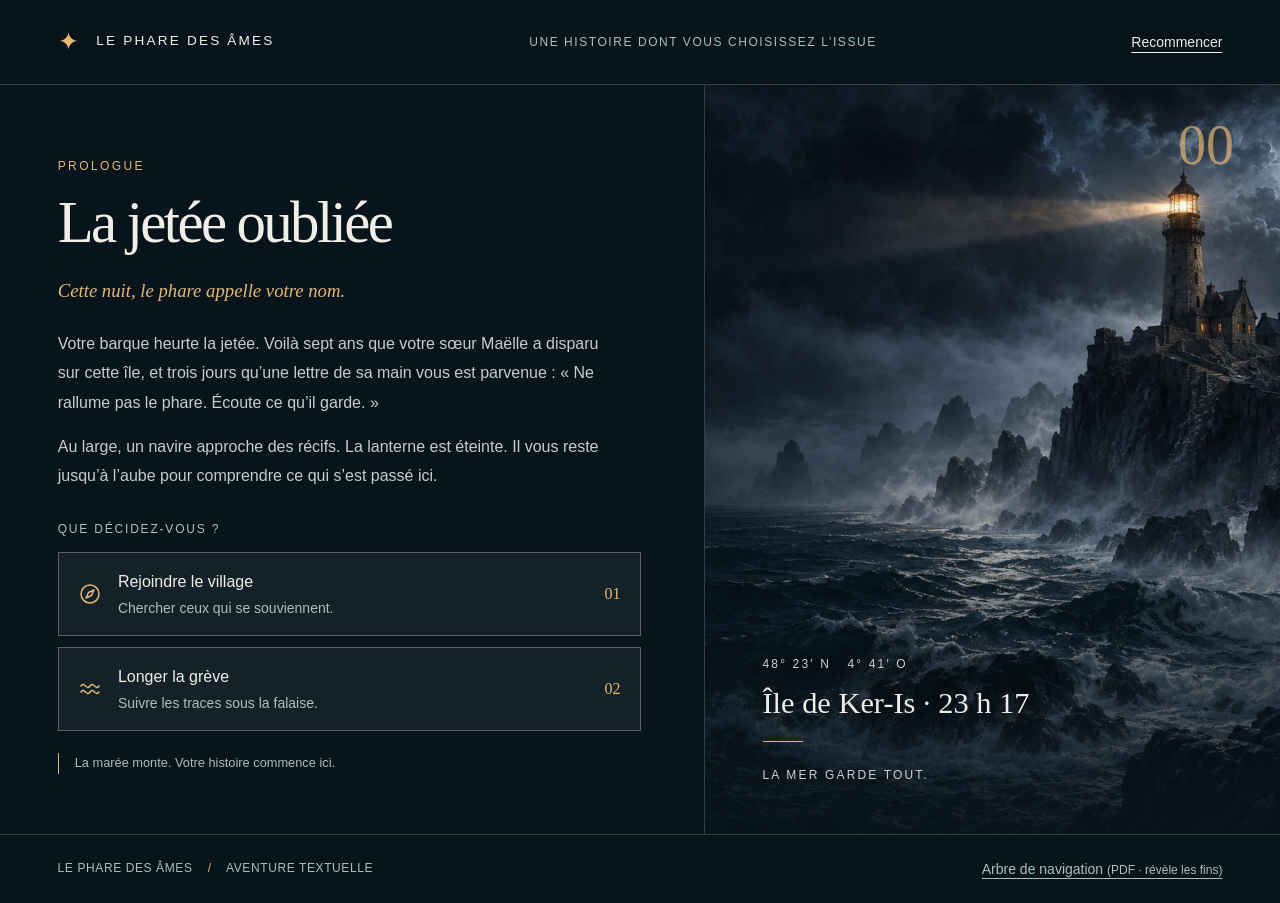
<file: index.html>
<!DOCTYPE html>
<html lang="fr">
<head>
    <meta charset="UTF-8">
    <meta name="viewport" content="width=device-width, initial-scale=1">
    <meta name="description" content="Cette nuit, le phare appelle votre nom. Une aventure textuelle sur l’île de Ker-Is.">
    <meta name="theme-color" content="#08141c">
    <title>La jetée oubliée — Le Phare des âmes</title>
    <link rel="stylesheet" href="style.css">
    <link rel="icon" type="image/svg+xml" href="data:image/svg+xml,%3Csvg xmlns='http://www.w3.org/2000/svg' viewBox='0 0 32 32'%3E%3Crect width='32' height='32' rx='6' fill='%2308141c'/%3E%3Cpath d='M12 28h8l-2-16h-4zM11 12h10V7H11zM8 7l8-5 8 5' fill='%23e5b775'/%3E%3C/svg%3E">
</head>
<body class="theme-coast">
    <a class="skip-link" href="#histoire">Aller à l’histoire</a>
    <header class="site-header">
        <a class="brand" href="index.html" aria-label="Le Phare des âmes, recommencer à la jetée">
            <span class="brand-mark" aria-hidden="true">✦</span> LE PHARE DES ÂMES
        </a>
        <span class="header-caption">UNE HISTOIRE DONT VOUS CHOISISSEZ L’ISSUE</span>
        <a class="restart" href="index.html">Recommencer</a>
    </header>
    <main id="histoire" class="game-layout">
        <section class="story" aria-labelledby="scene-title">
            <p class="eyebrow">Prologue</p>
            <h1 id="scene-title">La jetée oubliée</h1>
            
            <p class="scene-quote">Cette nuit, le phare appelle votre nom.</p>
            <div class="narrative">
                <p>Votre barque heurte la jetée. Voilà sept ans que votre sœur Maëlle a disparu sur cette île, et trois jours qu’une lettre de sa main vous est parvenue : « Ne rallume pas le phare. Écoute ce qu’il garde. »</p>
                <p>Au large, un navire approche des récifs. La lanterne est éteinte. Il vous reste jusqu’à l’aube pour comprendre ce qui s’est passé ici.</p>
            </div>
            <nav class="choices" aria-label="Vos choix pour la suite">
                <p class="choices-label">QUE DÉCIDEZ-VOUS ?</p>
                <a class="choice" href="pages/scene01.html">
                    <img src="assets/icons/compass.svg" alt="" width="24" height="24">
                    <span><strong>Rejoindre le village</strong><small>Chercher ceux qui se souviennent.</small></span>
                    <span class="choice-number" aria-hidden="true">01</span>
                </a>
                <a class="choice" href="pages/scene02.html">
                    <img src="assets/icons/wave.svg" alt="" width="24" height="24">
                    <span><strong>Longer la grève</strong><small>Suivre les traces sous la falaise.</small></span>
                    <span class="choice-number" aria-hidden="true">02</span>
                </a>
            </nav>
            <p class="story-note">La marée monte. Votre histoire commence ici.</p>
        </section>
        <aside class="landscape" aria-label="Ambiance de l’île de Ker-Is">
            <div class="landscape-caption"><span class="coordinate">48° 23′ N &nbsp; 4° 41′ O</span><p>Île de Ker-Is · 23 h 17</p><span class="caption-line"></span><span>LA MER GARDE TOUT.</span></div>
            <span class="scene-number" aria-hidden="true">00</span>
        </aside>
    </main>
    <footer class="site-footer">
        <span>LE PHARE DES ÂMES <span class="footer-separator">/</span> AVENTURE TEXTUELLE</span>
        <a href="arbre-navigation.pdf" target="_blank" rel="noopener">Arbre de navigation <span>(PDF · révèle les fins)</span></a>
    </footer>
</body>
</html>
</file>
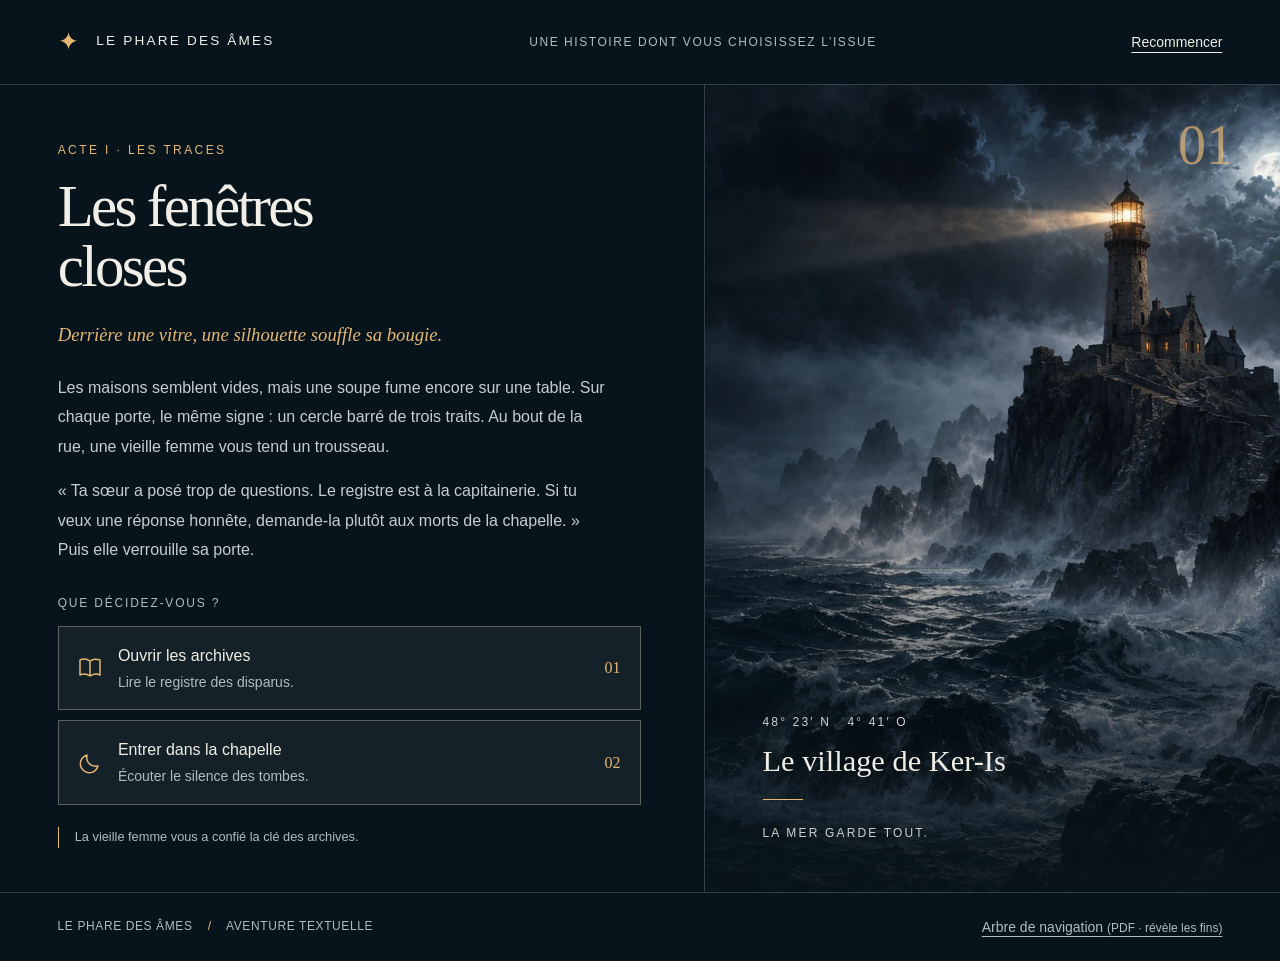
<file: pages/scene01.html>
<!DOCTYPE html>
<html lang="fr">
<head>
    <meta charset="UTF-8">
    <meta name="viewport" content="width=device-width, initial-scale=1">
    <meta name="description" content="Derrière une vitre, une silhouette souffle sa bougie. Une aventure textuelle sur l’île de Ker-Is.">
    <meta name="theme-color" content="#08141c">
    <title>Les fenêtres closes — Le Phare des âmes</title>
    <link rel="stylesheet" href="../style.css">
    <link rel="icon" type="image/svg+xml" href="data:image/svg+xml,%3Csvg xmlns='http://www.w3.org/2000/svg' viewBox='0 0 32 32'%3E%3Crect width='32' height='32' rx='6' fill='%2308141c'/%3E%3Cpath d='M12 28h8l-2-16h-4zM11 12h10V7H11zM8 7l8-5 8 5' fill='%23e5b775'/%3E%3C/svg%3E">
</head>
<body class="theme-village">
    <a class="skip-link" href="#histoire">Aller à l’histoire</a>
    <header class="site-header">
        <a class="brand" href="../index.html" aria-label="Le Phare des âmes, recommencer à la jetée">
            <span class="brand-mark" aria-hidden="true">✦</span> LE PHARE DES ÂMES
        </a>
        <span class="header-caption">UNE HISTOIRE DONT VOUS CHOISISSEZ L’ISSUE</span>
        <a class="restart" href="../index.html">Recommencer</a>
    </header>
    <main id="histoire" class="game-layout">
        <section class="story" aria-labelledby="scene-title">
            <p class="eyebrow">Acte I · Les traces</p>
            <h1 id="scene-title">Les fenêtres closes</h1>
            
            <p class="scene-quote">Derrière une vitre, une silhouette souffle sa bougie.</p>
            <div class="narrative">
                <p>Les maisons semblent vides, mais une soupe fume encore sur une table. Sur chaque porte, le même signe : un cercle barré de trois traits. Au bout de la rue, une vieille femme vous tend un trousseau.</p>
                <p>« Ta sœur a posé trop de questions. Le registre est à la capitainerie. Si tu veux une réponse honnête, demande-la plutôt aux morts de la chapelle. » Puis elle verrouille sa porte.</p>
            </div>
            <nav class="choices" aria-label="Vos choix pour la suite">
                <p class="choices-label">QUE DÉCIDEZ-VOUS ?</p>
                <a class="choice" href="../pages/scene03.html">
                    <img src="../assets/icons/book.svg" alt="" width="24" height="24">
                    <span><strong>Ouvrir les archives</strong><small>Lire le registre des disparus.</small></span>
                    <span class="choice-number" aria-hidden="true">01</span>
                </a>
                <a class="choice" href="../pages/scene04.html">
                    <img src="../assets/icons/moon.svg" alt="" width="24" height="24">
                    <span><strong>Entrer dans la chapelle</strong><small>Écouter le silence des tombes.</small></span>
                    <span class="choice-number" aria-hidden="true">02</span>
                </a>
            </nav>
            <p class="story-note">La vieille femme vous a confié la clé des archives.</p>
        </section>
        <aside class="landscape" aria-label="Ambiance de l’île de Ker-Is">
            <div class="landscape-caption"><span class="coordinate">48° 23′ N &nbsp; 4° 41′ O</span><p>Le village de Ker-Is</p><span class="caption-line"></span><span>LA MER GARDE TOUT.</span></div>
            <span class="scene-number" aria-hidden="true">01</span>
        </aside>
    </main>
    <footer class="site-footer">
        <span>LE PHARE DES ÂMES <span class="footer-separator">/</span> AVENTURE TEXTUELLE</span>
        <a href="../arbre-navigation.pdf" target="_blank" rel="noopener">Arbre de navigation <span>(PDF · révèle les fins)</span></a>
    </footer>
</body>
</html>
</file>
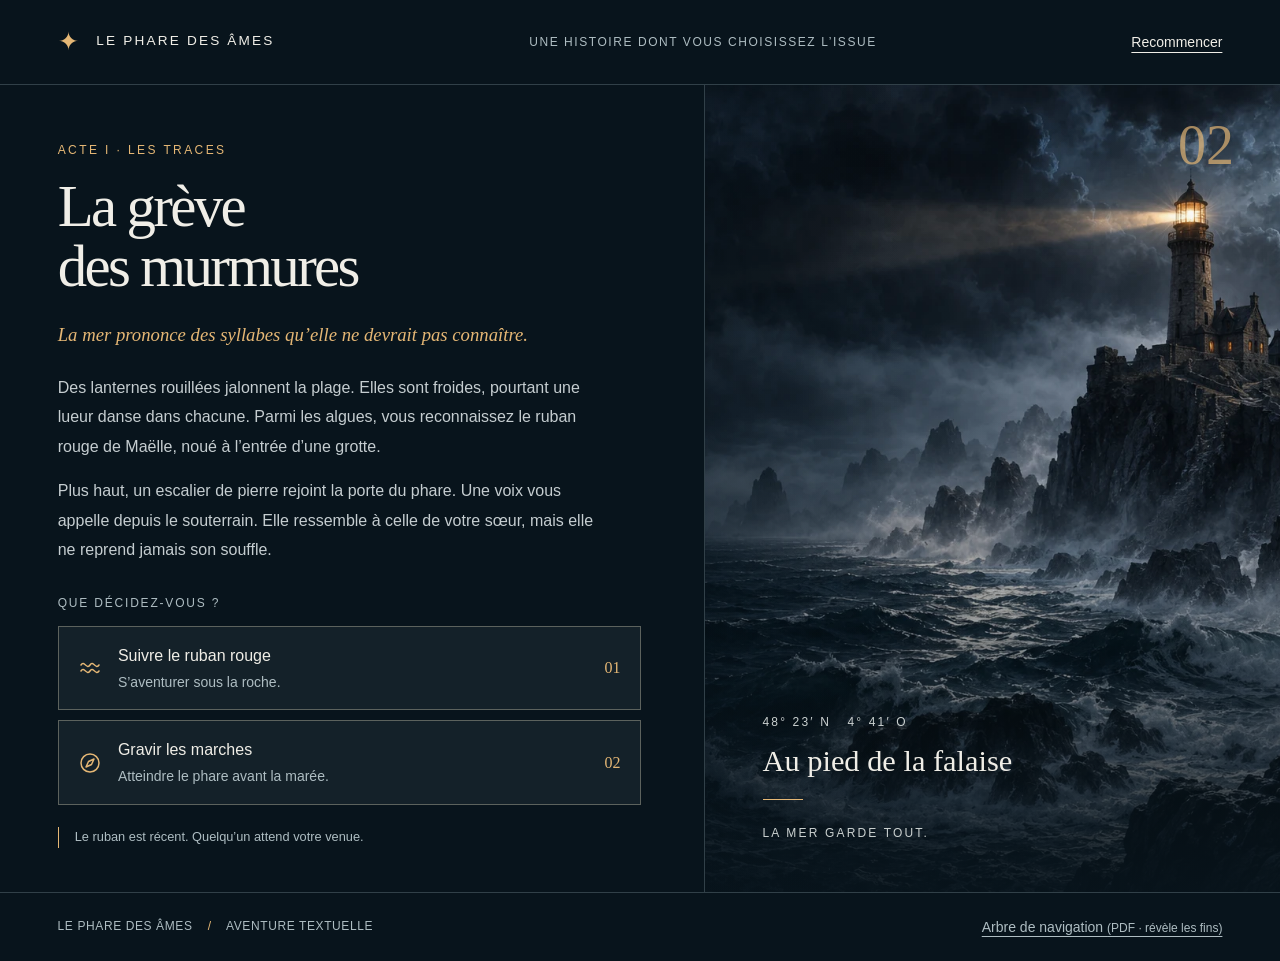
<file: pages/scene02.html>
<!DOCTYPE html>
<html lang="fr">
<head>
    <meta charset="UTF-8">
    <meta name="viewport" content="width=device-width, initial-scale=1">
    <meta name="description" content="La mer prononce des syllabes qu’elle ne devrait pas connaître. Une aventure textuelle sur l’île de Ker-Is.">
    <meta name="theme-color" content="#08141c">
    <title>La grève des murmures — Le Phare des âmes</title>
    <link rel="stylesheet" href="../style.css">
    <link rel="icon" type="image/svg+xml" href="data:image/svg+xml,%3Csvg xmlns='http://www.w3.org/2000/svg' viewBox='0 0 32 32'%3E%3Crect width='32' height='32' rx='6' fill='%2308141c'/%3E%3Cpath d='M12 28h8l-2-16h-4zM11 12h10V7H11zM8 7l8-5 8 5' fill='%23e5b775'/%3E%3C/svg%3E">
</head>
<body class="theme-coast">
    <a class="skip-link" href="#histoire">Aller à l’histoire</a>
    <header class="site-header">
        <a class="brand" href="../index.html" aria-label="Le Phare des âmes, recommencer à la jetée">
            <span class="brand-mark" aria-hidden="true">✦</span> LE PHARE DES ÂMES
        </a>
        <span class="header-caption">UNE HISTOIRE DONT VOUS CHOISISSEZ L’ISSUE</span>
        <a class="restart" href="../index.html">Recommencer</a>
    </header>
    <main id="histoire" class="game-layout">
        <section class="story" aria-labelledby="scene-title">
            <p class="eyebrow">Acte I · Les traces</p>
            <h1 id="scene-title">La grève des murmures</h1>
            
            <p class="scene-quote">La mer prononce des syllabes qu’elle ne devrait pas connaître.</p>
            <div class="narrative">
                <p>Des lanternes rouillées jalonnent la plage. Elles sont froides, pourtant une lueur danse dans chacune. Parmi les algues, vous reconnaissez le ruban rouge de Maëlle, noué à l’entrée d’une grotte.</p>
                <p>Plus haut, un escalier de pierre rejoint la porte du phare. Une voix vous appelle depuis le souterrain. Elle ressemble à celle de votre sœur, mais elle ne reprend jamais son souffle.</p>
            </div>
            <nav class="choices" aria-label="Vos choix pour la suite">
                <p class="choices-label">QUE DÉCIDEZ-VOUS ?</p>
                <a class="choice" href="../pages/scene05.html">
                    <img src="../assets/icons/wave.svg" alt="" width="24" height="24">
                    <span><strong>Suivre le ruban rouge</strong><small>S’aventurer sous la roche.</small></span>
                    <span class="choice-number" aria-hidden="true">01</span>
                </a>
                <a class="choice" href="../pages/scene06.html">
                    <img src="../assets/icons/compass.svg" alt="" width="24" height="24">
                    <span><strong>Gravir les marches</strong><small>Atteindre le phare avant la marée.</small></span>
                    <span class="choice-number" aria-hidden="true">02</span>
                </a>
            </nav>
            <p class="story-note">Le ruban est récent. Quelqu’un attend votre venue.</p>
        </section>
        <aside class="landscape" aria-label="Ambiance de l’île de Ker-Is">
            <div class="landscape-caption"><span class="coordinate">48° 23′ N &nbsp; 4° 41′ O</span><p>Au pied de la falaise</p><span class="caption-line"></span><span>LA MER GARDE TOUT.</span></div>
            <span class="scene-number" aria-hidden="true">02</span>
        </aside>
    </main>
    <footer class="site-footer">
        <span>LE PHARE DES ÂMES <span class="footer-separator">/</span> AVENTURE TEXTUELLE</span>
        <a href="../arbre-navigation.pdf" target="_blank" rel="noopener">Arbre de navigation <span>(PDF · révèle les fins)</span></a>
    </footer>
</body>
</html>
</file>
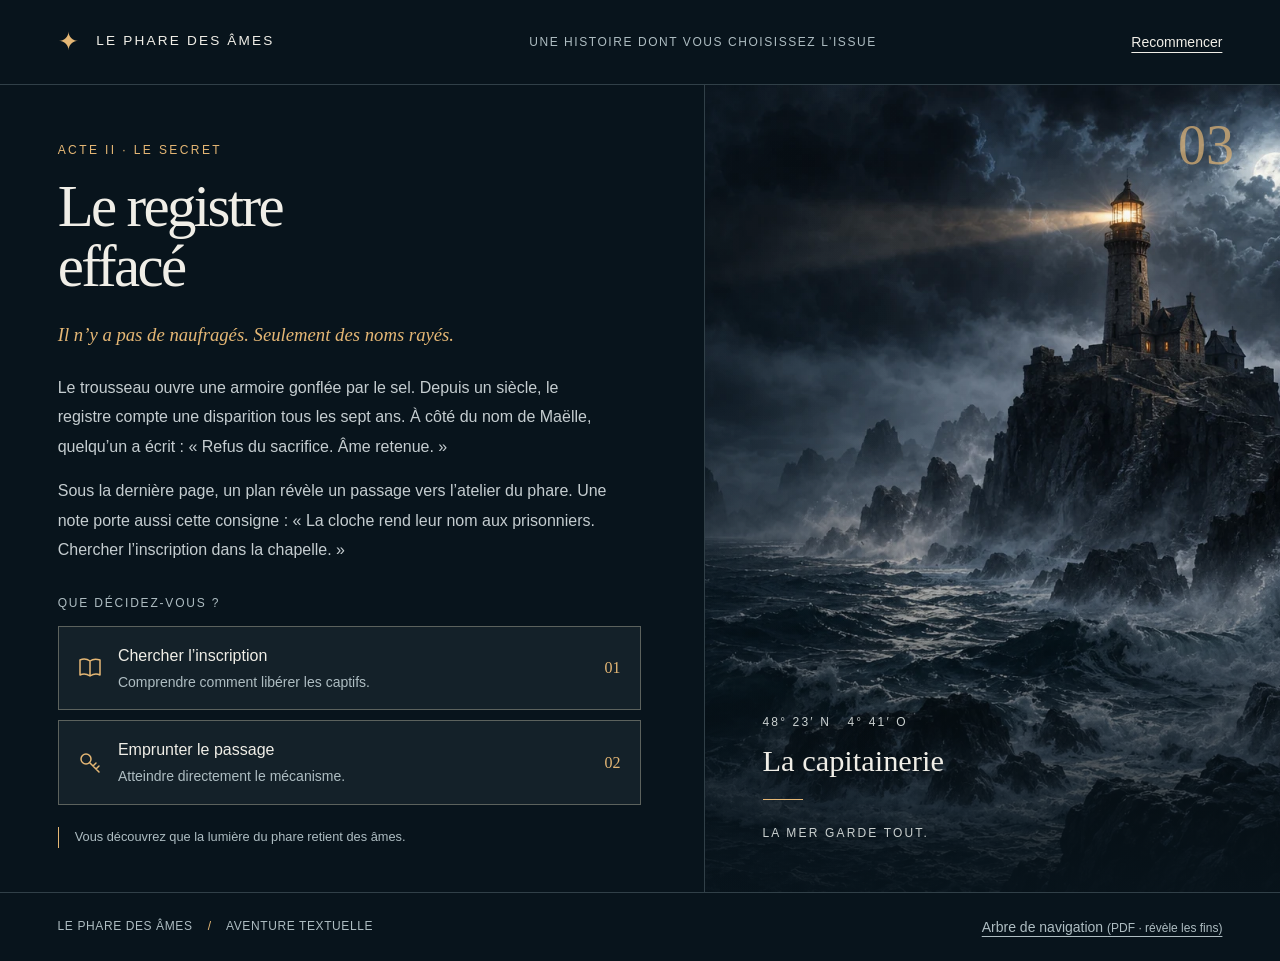
<file: pages/scene03.html>
<!DOCTYPE html>
<html lang="fr">
<head>
    <meta charset="UTF-8">
    <meta name="viewport" content="width=device-width, initial-scale=1">
    <meta name="description" content="Il n’y a pas de naufragés. Seulement des noms rayés. Une aventure textuelle sur l’île de Ker-Is.">
    <meta name="theme-color" content="#08141c">
    <title>Le registre effacé — Le Phare des âmes</title>
    <link rel="stylesheet" href="../style.css">
    <link rel="icon" type="image/svg+xml" href="data:image/svg+xml,%3Csvg xmlns='http://www.w3.org/2000/svg' viewBox='0 0 32 32'%3E%3Crect width='32' height='32' rx='6' fill='%2308141c'/%3E%3Cpath d='M12 28h8l-2-16h-4zM11 12h10V7H11zM8 7l8-5 8 5' fill='%23e5b775'/%3E%3C/svg%3E">
</head>
<body class="theme-village">
    <a class="skip-link" href="#histoire">Aller à l’histoire</a>
    <header class="site-header">
        <a class="brand" href="../index.html" aria-label="Le Phare des âmes, recommencer à la jetée">
            <span class="brand-mark" aria-hidden="true">✦</span> LE PHARE DES ÂMES
        </a>
        <span class="header-caption">UNE HISTOIRE DONT VOUS CHOISISSEZ L’ISSUE</span>
        <a class="restart" href="../index.html">Recommencer</a>
    </header>
    <main id="histoire" class="game-layout">
        <section class="story" aria-labelledby="scene-title">
            <p class="eyebrow">Acte II · Le secret</p>
            <h1 id="scene-title">Le registre effacé</h1>
            
            <p class="scene-quote">Il n’y a pas de naufragés. Seulement des noms rayés.</p>
            <div class="narrative">
                <p>Le trousseau ouvre une armoire gonflée par le sel. Depuis un siècle, le registre compte une disparition tous les sept ans. À côté du nom de Maëlle, quelqu’un a écrit : « Refus du sacrifice. Âme retenue. »</p>
                <p>Sous la dernière page, un plan révèle un passage vers l’atelier du phare. Une note porte aussi cette consigne : « La cloche rend leur nom aux prisonniers. Chercher l’inscription dans la chapelle. »</p>
            </div>
            <nav class="choices" aria-label="Vos choix pour la suite">
                <p class="choices-label">QUE DÉCIDEZ-VOUS ?</p>
                <a class="choice" href="../pages/scene04.html">
                    <img src="../assets/icons/book.svg" alt="" width="24" height="24">
                    <span><strong>Chercher l’inscription</strong><small>Comprendre comment libérer les captifs.</small></span>
                    <span class="choice-number" aria-hidden="true">01</span>
                </a>
                <a class="choice" href="../pages/scene07.html">
                    <img src="../assets/icons/key.svg" alt="" width="24" height="24">
                    <span><strong>Emprunter le passage</strong><small>Atteindre directement le mécanisme.</small></span>
                    <span class="choice-number" aria-hidden="true">02</span>
                </a>
            </nav>
            <p class="story-note">Vous découvrez que la lumière du phare retient des âmes.</p>
        </section>
        <aside class="landscape" aria-label="Ambiance de l’île de Ker-Is">
            <div class="landscape-caption"><span class="coordinate">48° 23′ N &nbsp; 4° 41′ O</span><p>La capitainerie</p><span class="caption-line"></span><span>LA MER GARDE TOUT.</span></div>
            <span class="scene-number" aria-hidden="true">03</span>
        </aside>
    </main>
    <footer class="site-footer">
        <span>LE PHARE DES ÂMES <span class="footer-separator">/</span> AVENTURE TEXTUELLE</span>
        <a href="../arbre-navigation.pdf" target="_blank" rel="noopener">Arbre de navigation <span>(PDF · révèle les fins)</span></a>
    </footer>
</body>
</html>
</file>
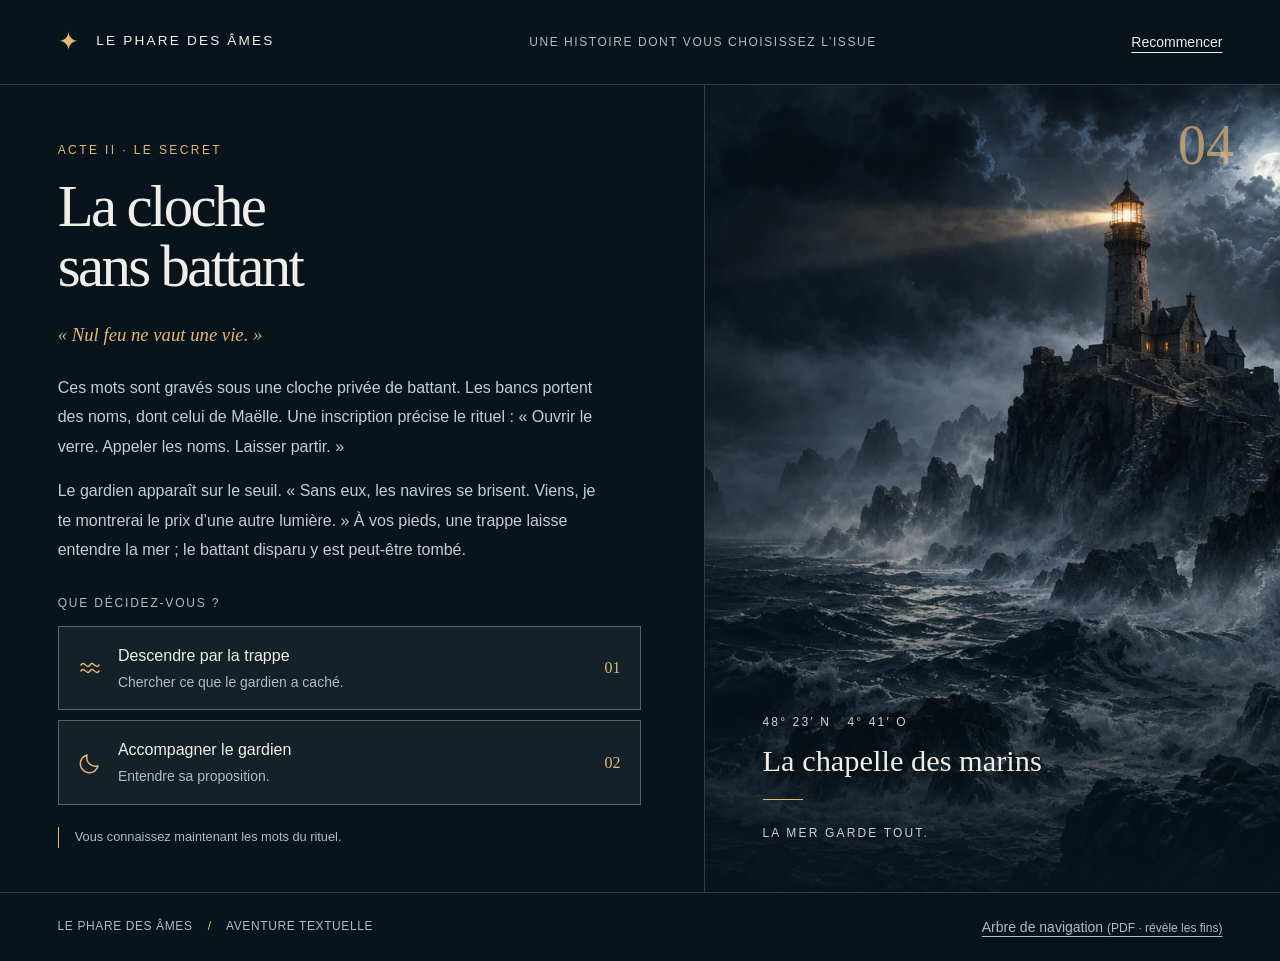
<file: pages/scene04.html>
<!DOCTYPE html>
<html lang="fr">
<head>
    <meta charset="UTF-8">
    <meta name="viewport" content="width=device-width, initial-scale=1">
    <meta name="description" content="« Nul feu ne vaut une vie. » Une aventure textuelle sur l’île de Ker-Is.">
    <meta name="theme-color" content="#08141c">
    <title>La cloche sans battant — Le Phare des âmes</title>
    <link rel="stylesheet" href="../style.css">
    <link rel="icon" type="image/svg+xml" href="data:image/svg+xml,%3Csvg xmlns='http://www.w3.org/2000/svg' viewBox='0 0 32 32'%3E%3Crect width='32' height='32' rx='6' fill='%2308141c'/%3E%3Cpath d='M12 28h8l-2-16h-4zM11 12h10V7H11zM8 7l8-5 8 5' fill='%23e5b775'/%3E%3C/svg%3E">
</head>
<body class="theme-village">
    <a class="skip-link" href="#histoire">Aller à l’histoire</a>
    <header class="site-header">
        <a class="brand" href="../index.html" aria-label="Le Phare des âmes, recommencer à la jetée">
            <span class="brand-mark" aria-hidden="true">✦</span> LE PHARE DES ÂMES
        </a>
        <span class="header-caption">UNE HISTOIRE DONT VOUS CHOISISSEZ L’ISSUE</span>
        <a class="restart" href="../index.html">Recommencer</a>
    </header>
    <main id="histoire" class="game-layout">
        <section class="story" aria-labelledby="scene-title">
            <p class="eyebrow">Acte II · Le secret</p>
            <h1 id="scene-title">La cloche sans battant</h1>
            
            <p class="scene-quote">« Nul feu ne vaut une vie. »</p>
            <div class="narrative">
                <p>Ces mots sont gravés sous une cloche privée de battant. Les bancs portent des noms, dont celui de Maëlle. Une inscription précise le rituel : « Ouvrir le verre. Appeler les noms. Laisser partir. »</p>
                <p>Le gardien apparaît sur le seuil. « Sans eux, les navires se brisent. Viens, je te montrerai le prix d’une autre lumière. » À vos pieds, une trappe laisse entendre la mer ; le battant disparu y est peut-être tombé.</p>
            </div>
            <nav class="choices" aria-label="Vos choix pour la suite">
                <p class="choices-label">QUE DÉCIDEZ-VOUS ?</p>
                <a class="choice" href="../pages/scene05.html">
                    <img src="../assets/icons/wave.svg" alt="" width="24" height="24">
                    <span><strong>Descendre par la trappe</strong><small>Chercher ce que le gardien a caché.</small></span>
                    <span class="choice-number" aria-hidden="true">01</span>
                </a>
                <a class="choice" href="../pages/scene09.html">
                    <img src="../assets/icons/moon.svg" alt="" width="24" height="24">
                    <span><strong>Accompagner le gardien</strong><small>Entendre sa proposition.</small></span>
                    <span class="choice-number" aria-hidden="true">02</span>
                </a>
            </nav>
            <p class="story-note">Vous connaissez maintenant les mots du rituel.</p>
        </section>
        <aside class="landscape" aria-label="Ambiance de l’île de Ker-Is">
            <div class="landscape-caption"><span class="coordinate">48° 23′ N &nbsp; 4° 41′ O</span><p>La chapelle des marins</p><span class="caption-line"></span><span>LA MER GARDE TOUT.</span></div>
            <span class="scene-number" aria-hidden="true">04</span>
        </aside>
    </main>
    <footer class="site-footer">
        <span>LE PHARE DES ÂMES <span class="footer-separator">/</span> AVENTURE TEXTUELLE</span>
        <a href="../arbre-navigation.pdf" target="_blank" rel="noopener">Arbre de navigation <span>(PDF · révèle les fins)</span></a>
    </footer>
</body>
</html>
</file>
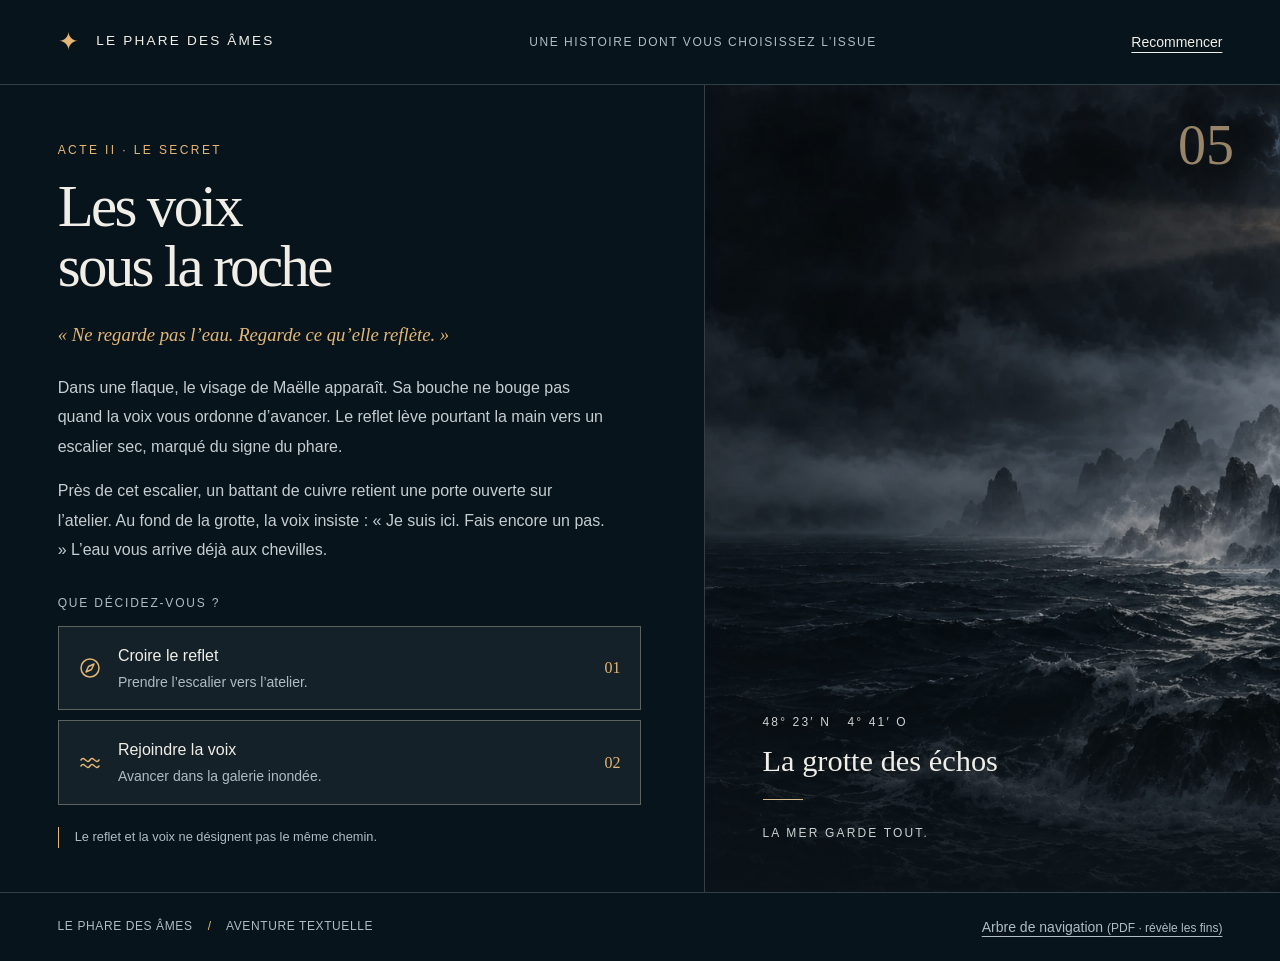
<file: pages/scene05.html>
<!DOCTYPE html>
<html lang="fr">
<head>
    <meta charset="UTF-8">
    <meta name="viewport" content="width=device-width, initial-scale=1">
    <meta name="description" content="« Ne regarde pas l’eau. Regarde ce qu’elle reflète. » Une aventure textuelle sur l’île de Ker-Is.">
    <meta name="theme-color" content="#08141c">
    <title>Les voix sous la roche — Le Phare des âmes</title>
    <link rel="stylesheet" href="../style.css">
    <link rel="icon" type="image/svg+xml" href="data:image/svg+xml,%3Csvg xmlns='http://www.w3.org/2000/svg' viewBox='0 0 32 32'%3E%3Crect width='32' height='32' rx='6' fill='%2308141c'/%3E%3Cpath d='M12 28h8l-2-16h-4zM11 12h10V7H11zM8 7l8-5 8 5' fill='%23e5b775'/%3E%3C/svg%3E">
</head>
<body class="theme-depth">
    <a class="skip-link" href="#histoire">Aller à l’histoire</a>
    <header class="site-header">
        <a class="brand" href="../index.html" aria-label="Le Phare des âmes, recommencer à la jetée">
            <span class="brand-mark" aria-hidden="true">✦</span> LE PHARE DES ÂMES
        </a>
        <span class="header-caption">UNE HISTOIRE DONT VOUS CHOISISSEZ L’ISSUE</span>
        <a class="restart" href="../index.html">Recommencer</a>
    </header>
    <main id="histoire" class="game-layout">
        <section class="story" aria-labelledby="scene-title">
            <p class="eyebrow">Acte II · Le secret</p>
            <h1 id="scene-title">Les voix sous la roche</h1>
            
            <p class="scene-quote">« Ne regarde pas l’eau. Regarde ce qu’elle reflète. »</p>
            <div class="narrative">
                <p>Dans une flaque, le visage de Maëlle apparaît. Sa bouche ne bouge pas quand la voix vous ordonne d’avancer. Le reflet lève pourtant la main vers un escalier sec, marqué du signe du phare.</p>
                <p>Près de cet escalier, un battant de cuivre retient une porte ouverte sur l’atelier. Au fond de la grotte, la voix insiste : « Je suis ici. Fais encore un pas. » L’eau vous arrive déjà aux chevilles.</p>
            </div>
            <nav class="choices" aria-label="Vos choix pour la suite">
                <p class="choices-label">QUE DÉCIDEZ-VOUS ?</p>
                <a class="choice" href="../pages/scene07.html">
                    <img src="../assets/icons/compass.svg" alt="" width="24" height="24">
                    <span><strong>Croire le reflet</strong><small>Prendre l’escalier vers l’atelier.</small></span>
                    <span class="choice-number" aria-hidden="true">01</span>
                </a>
                <a class="choice" href="../pages/scene12.html">
                    <img src="../assets/icons/wave.svg" alt="" width="24" height="24">
                    <span><strong>Rejoindre la voix</strong><small>Avancer dans la galerie inondée.</small></span>
                    <span class="choice-number" aria-hidden="true">02</span>
                </a>
            </nav>
            <p class="story-note">Le reflet et la voix ne désignent pas le même chemin.</p>
        </section>
        <aside class="landscape" aria-label="Ambiance de l’île de Ker-Is">
            <div class="landscape-caption"><span class="coordinate">48° 23′ N &nbsp; 4° 41′ O</span><p>La grotte des échos</p><span class="caption-line"></span><span>LA MER GARDE TOUT.</span></div>
            <span class="scene-number" aria-hidden="true">05</span>
        </aside>
    </main>
    <footer class="site-footer">
        <span>LE PHARE DES ÂMES <span class="footer-separator">/</span> AVENTURE TEXTUELLE</span>
        <a href="../arbre-navigation.pdf" target="_blank" rel="noopener">Arbre de navigation <span>(PDF · révèle les fins)</span></a>
    </footer>
</body>
</html>
</file>
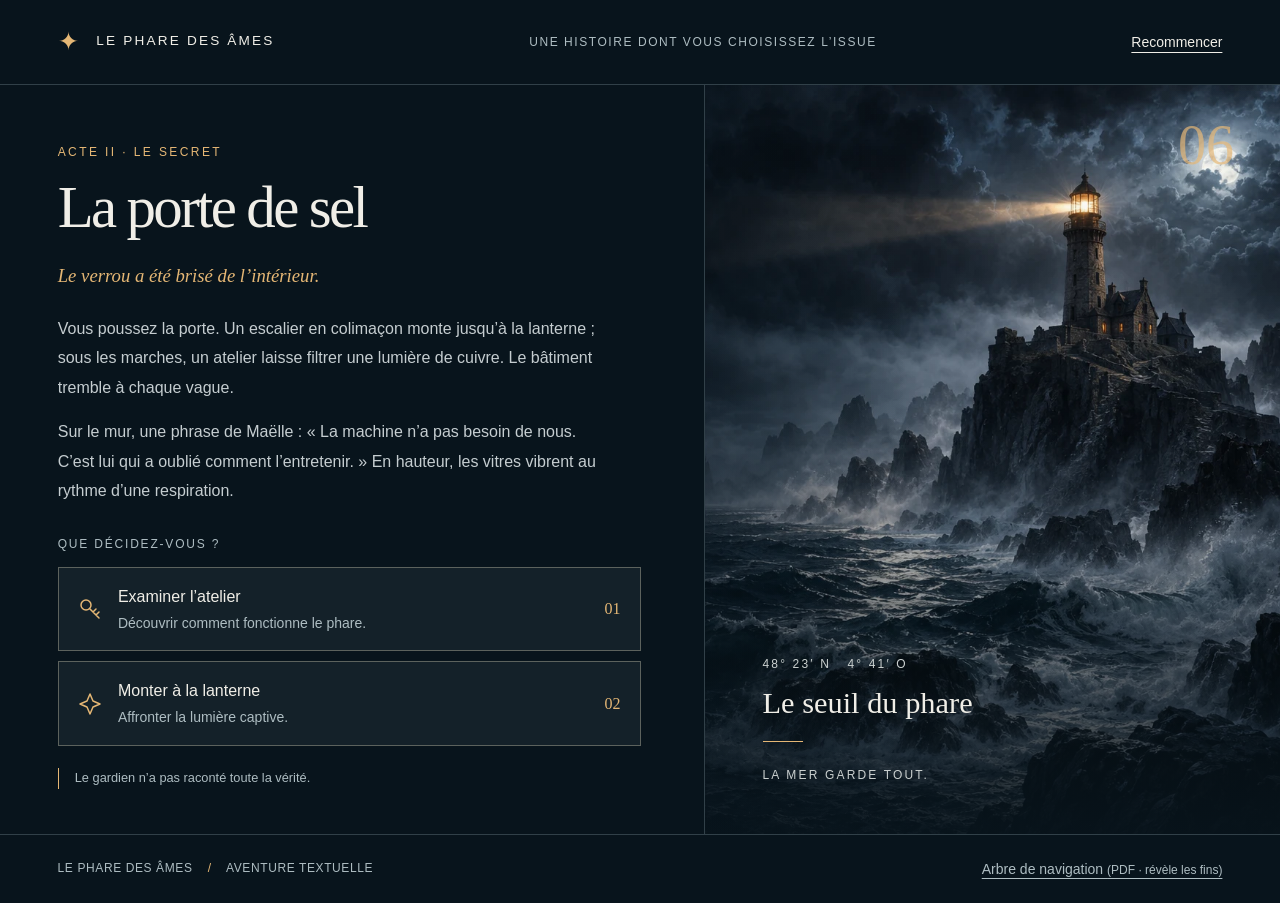
<file: pages/scene06.html>
<!DOCTYPE html>
<html lang="fr">
<head>
    <meta charset="UTF-8">
    <meta name="viewport" content="width=device-width, initial-scale=1">
    <meta name="description" content="Le verrou a été brisé de l’intérieur. Une aventure textuelle sur l’île de Ker-Is.">
    <meta name="theme-color" content="#08141c">
    <title>La porte de sel — Le Phare des âmes</title>
    <link rel="stylesheet" href="../style.css">
    <link rel="icon" type="image/svg+xml" href="data:image/svg+xml,%3Csvg xmlns='http://www.w3.org/2000/svg' viewBox='0 0 32 32'%3E%3Crect width='32' height='32' rx='6' fill='%2308141c'/%3E%3Cpath d='M12 28h8l-2-16h-4zM11 12h10V7H11zM8 7l8-5 8 5' fill='%23e5b775'/%3E%3C/svg%3E">
</head>
<body class="theme-tower">
    <a class="skip-link" href="#histoire">Aller à l’histoire</a>
    <header class="site-header">
        <a class="brand" href="../index.html" aria-label="Le Phare des âmes, recommencer à la jetée">
            <span class="brand-mark" aria-hidden="true">✦</span> LE PHARE DES ÂMES
        </a>
        <span class="header-caption">UNE HISTOIRE DONT VOUS CHOISISSEZ L’ISSUE</span>
        <a class="restart" href="../index.html">Recommencer</a>
    </header>
    <main id="histoire" class="game-layout">
        <section class="story" aria-labelledby="scene-title">
            <p class="eyebrow">Acte II · Le secret</p>
            <h1 id="scene-title">La porte de sel</h1>
            
            <p class="scene-quote">Le verrou a été brisé de l’intérieur.</p>
            <div class="narrative">
                <p>Vous poussez la porte. Un escalier en colimaçon monte jusqu’à la lanterne ; sous les marches, un atelier laisse filtrer une lumière de cuivre. Le bâtiment tremble à chaque vague.</p>
                <p>Sur le mur, une phrase de Maëlle : « La machine n’a pas besoin de nous. C’est lui qui a oublié comment l’entretenir. » En hauteur, les vitres vibrent au rythme d’une respiration.</p>
            </div>
            <nav class="choices" aria-label="Vos choix pour la suite">
                <p class="choices-label">QUE DÉCIDEZ-VOUS ?</p>
                <a class="choice" href="../pages/scene07.html">
                    <img src="../assets/icons/key.svg" alt="" width="24" height="24">
                    <span><strong>Examiner l’atelier</strong><small>Découvrir comment fonctionne le phare.</small></span>
                    <span class="choice-number" aria-hidden="true">01</span>
                </a>
                <a class="choice" href="../pages/scene08.html">
                    <img src="../assets/icons/spark.svg" alt="" width="24" height="24">
                    <span><strong>Monter à la lanterne</strong><small>Affronter la lumière captive.</small></span>
                    <span class="choice-number" aria-hidden="true">02</span>
                </a>
            </nav>
            <p class="story-note">Le gardien n’a pas raconté toute la vérité.</p>
        </section>
        <aside class="landscape" aria-label="Ambiance de l’île de Ker-Is">
            <div class="landscape-caption"><span class="coordinate">48° 23′ N &nbsp; 4° 41′ O</span><p>Le seuil du phare</p><span class="caption-line"></span><span>LA MER GARDE TOUT.</span></div>
            <span class="scene-number" aria-hidden="true">06</span>
        </aside>
    </main>
    <footer class="site-footer">
        <span>LE PHARE DES ÂMES <span class="footer-separator">/</span> AVENTURE TEXTUELLE</span>
        <a href="../arbre-navigation.pdf" target="_blank" rel="noopener">Arbre de navigation <span>(PDF · révèle les fins)</span></a>
    </footer>
</body>
</html>
</file>
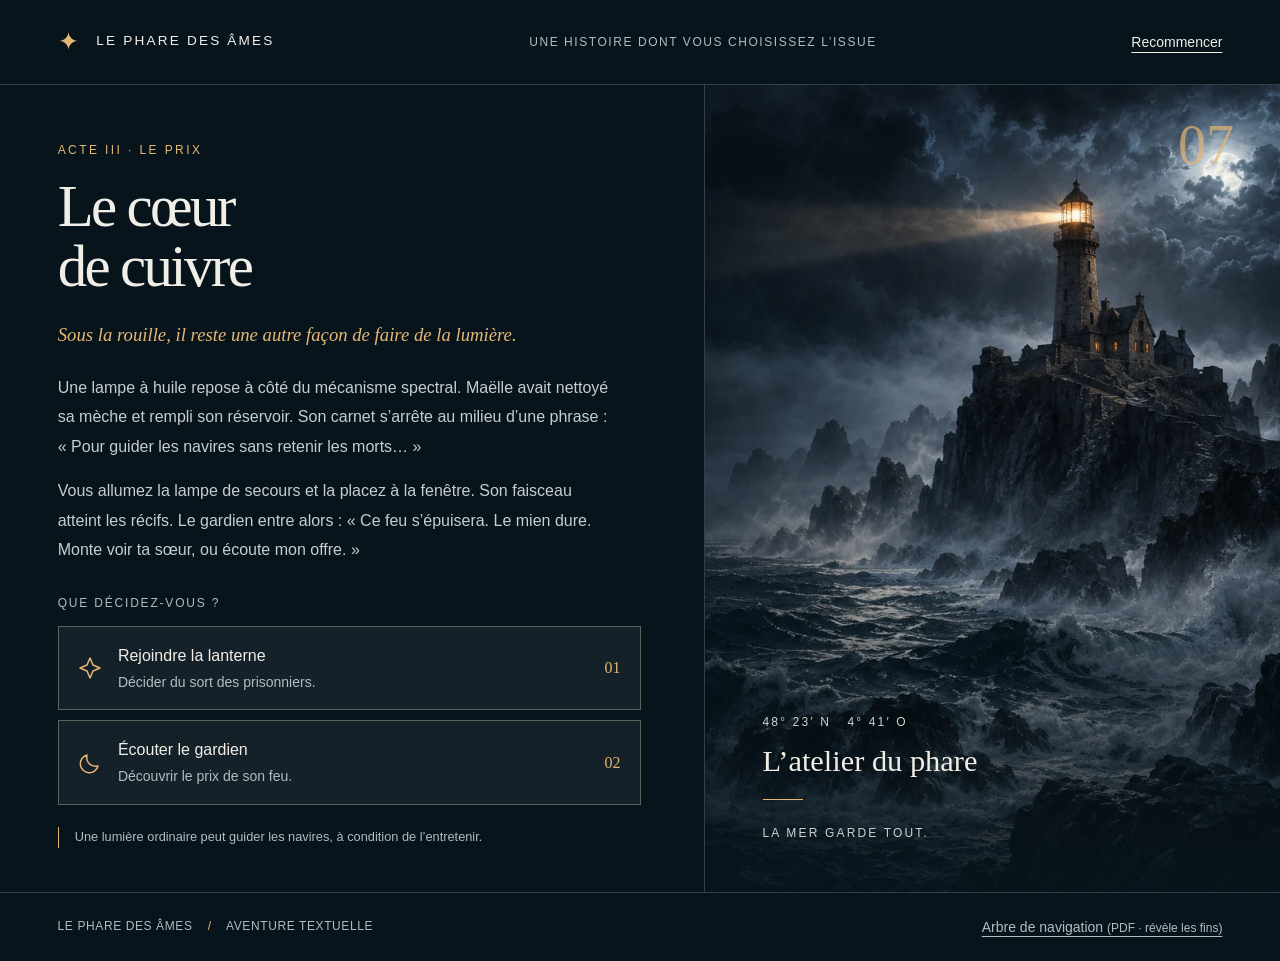
<file: pages/scene07.html>
<!DOCTYPE html>
<html lang="fr">
<head>
    <meta charset="UTF-8">
    <meta name="viewport" content="width=device-width, initial-scale=1">
    <meta name="description" content="Sous la rouille, il reste une autre façon de faire de la lumière. Une aventure textuelle sur l’île de Ker-Is.">
    <meta name="theme-color" content="#08141c">
    <title>Le cœur de cuivre — Le Phare des âmes</title>
    <link rel="stylesheet" href="../style.css">
    <link rel="icon" type="image/svg+xml" href="data:image/svg+xml,%3Csvg xmlns='http://www.w3.org/2000/svg' viewBox='0 0 32 32'%3E%3Crect width='32' height='32' rx='6' fill='%2308141c'/%3E%3Cpath d='M12 28h8l-2-16h-4zM11 12h10V7H11zM8 7l8-5 8 5' fill='%23e5b775'/%3E%3C/svg%3E">
</head>
<body class="theme-tower">
    <a class="skip-link" href="#histoire">Aller à l’histoire</a>
    <header class="site-header">
        <a class="brand" href="../index.html" aria-label="Le Phare des âmes, recommencer à la jetée">
            <span class="brand-mark" aria-hidden="true">✦</span> LE PHARE DES ÂMES
        </a>
        <span class="header-caption">UNE HISTOIRE DONT VOUS CHOISISSEZ L’ISSUE</span>
        <a class="restart" href="../index.html">Recommencer</a>
    </header>
    <main id="histoire" class="game-layout">
        <section class="story" aria-labelledby="scene-title">
            <p class="eyebrow">Acte III · Le prix</p>
            <h1 id="scene-title">Le cœur de cuivre</h1>
            
            <p class="scene-quote">Sous la rouille, il reste une autre façon de faire de la lumière.</p>
            <div class="narrative">
                <p>Une lampe à huile repose à côté du mécanisme spectral. Maëlle avait nettoyé sa mèche et rempli son réservoir. Son carnet s’arrête au milieu d’une phrase : « Pour guider les navires sans retenir les morts… »</p>
                <p>Vous allumez la lampe de secours et la placez à la fenêtre. Son faisceau atteint les récifs. Le gardien entre alors : « Ce feu s’épuisera. Le mien dure. Monte voir ta sœur, ou écoute mon offre. »</p>
            </div>
            <nav class="choices" aria-label="Vos choix pour la suite">
                <p class="choices-label">QUE DÉCIDEZ-VOUS ?</p>
                <a class="choice" href="../pages/scene08.html">
                    <img src="../assets/icons/spark.svg" alt="" width="24" height="24">
                    <span><strong>Rejoindre la lanterne</strong><small>Décider du sort des prisonniers.</small></span>
                    <span class="choice-number" aria-hidden="true">01</span>
                </a>
                <a class="choice" href="../pages/scene09.html">
                    <img src="../assets/icons/moon.svg" alt="" width="24" height="24">
                    <span><strong>Écouter le gardien</strong><small>Découvrir le prix de son feu.</small></span>
                    <span class="choice-number" aria-hidden="true">02</span>
                </a>
            </nav>
            <p class="story-note">Une lumière ordinaire peut guider les navires, à condition de l’entretenir.</p>
        </section>
        <aside class="landscape" aria-label="Ambiance de l’île de Ker-Is">
            <div class="landscape-caption"><span class="coordinate">48° 23′ N &nbsp; 4° 41′ O</span><p>L’atelier du phare</p><span class="caption-line"></span><span>LA MER GARDE TOUT.</span></div>
            <span class="scene-number" aria-hidden="true">07</span>
        </aside>
    </main>
    <footer class="site-footer">
        <span>LE PHARE DES ÂMES <span class="footer-separator">/</span> AVENTURE TEXTUELLE</span>
        <a href="../arbre-navigation.pdf" target="_blank" rel="noopener">Arbre de navigation <span>(PDF · révèle les fins)</span></a>
    </footer>
</body>
</html>
</file>
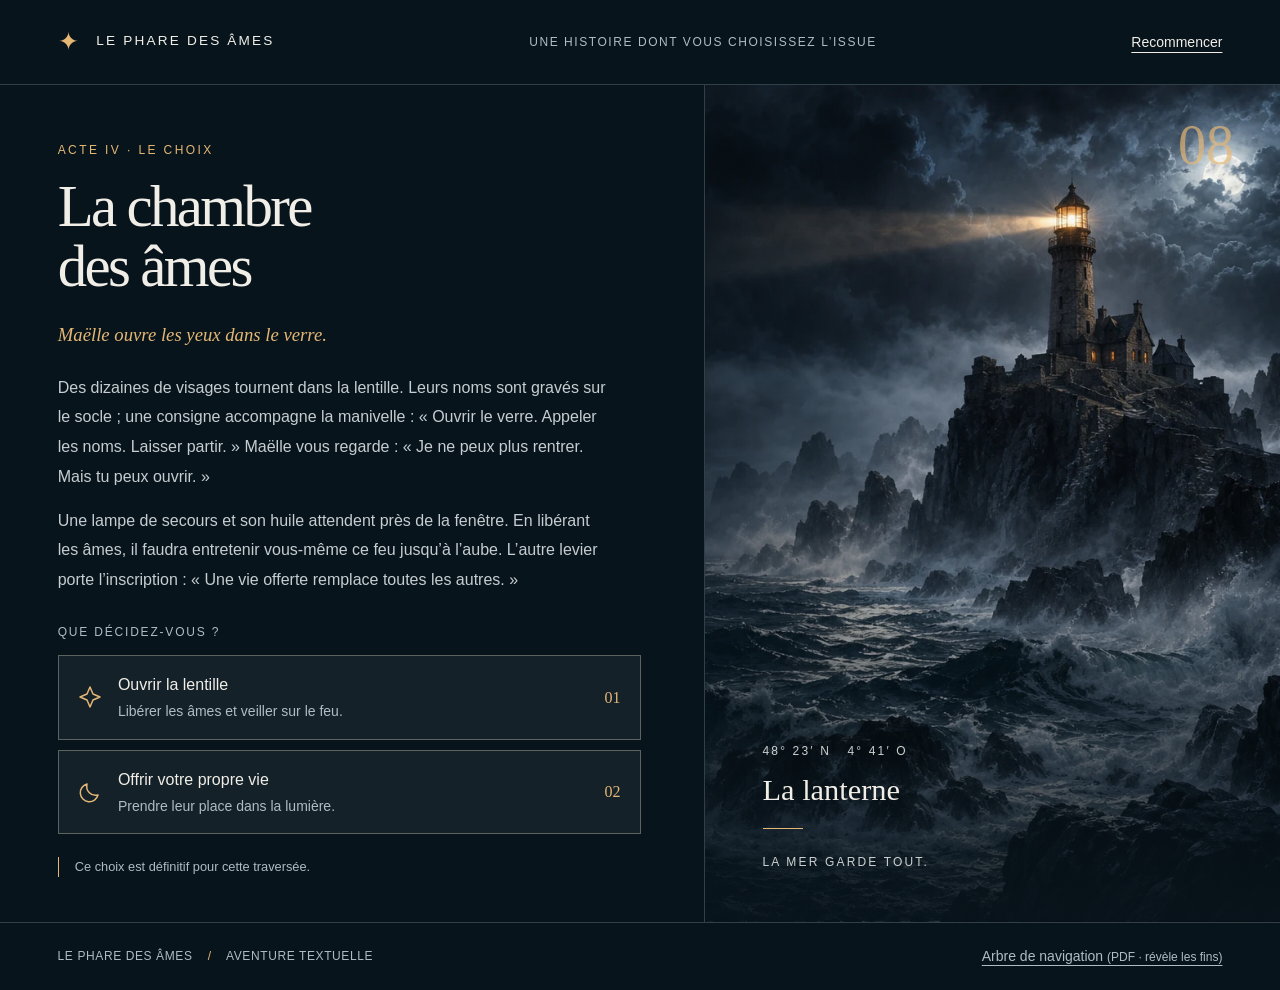
<file: pages/scene08.html>
<!DOCTYPE html>
<html lang="fr">
<head>
    <meta charset="UTF-8">
    <meta name="viewport" content="width=device-width, initial-scale=1">
    <meta name="description" content="Maëlle ouvre les yeux dans le verre. Une aventure textuelle sur l’île de Ker-Is.">
    <meta name="theme-color" content="#08141c">
    <title>La chambre des âmes — Le Phare des âmes</title>
    <link rel="stylesheet" href="../style.css">
    <link rel="icon" type="image/svg+xml" href="data:image/svg+xml,%3Csvg xmlns='http://www.w3.org/2000/svg' viewBox='0 0 32 32'%3E%3Crect width='32' height='32' rx='6' fill='%2308141c'/%3E%3Cpath d='M12 28h8l-2-16h-4zM11 12h10V7H11zM8 7l8-5 8 5' fill='%23e5b775'/%3E%3C/svg%3E">
</head>
<body class="theme-tower">
    <a class="skip-link" href="#histoire">Aller à l’histoire</a>
    <header class="site-header">
        <a class="brand" href="../index.html" aria-label="Le Phare des âmes, recommencer à la jetée">
            <span class="brand-mark" aria-hidden="true">✦</span> LE PHARE DES ÂMES
        </a>
        <span class="header-caption">UNE HISTOIRE DONT VOUS CHOISISSEZ L’ISSUE</span>
        <a class="restart" href="../index.html">Recommencer</a>
    </header>
    <main id="histoire" class="game-layout">
        <section class="story" aria-labelledby="scene-title">
            <p class="eyebrow">Acte IV · Le choix</p>
            <h1 id="scene-title">La chambre des âmes</h1>
            
            <p class="scene-quote">Maëlle ouvre les yeux dans le verre.</p>
            <div class="narrative">
                <p>Des dizaines de visages tournent dans la lentille. Leurs noms sont gravés sur le socle ; une consigne accompagne la manivelle : « Ouvrir le verre. Appeler les noms. Laisser partir. » Maëlle vous regarde : « Je ne peux plus rentrer. Mais tu peux ouvrir. »</p>
                <p>Une lampe de secours et son huile attendent près de la fenêtre. En libérant les âmes, il faudra entretenir vous-même ce feu jusqu’à l’aube. L’autre levier porte l’inscription : « Une vie offerte remplace toutes les autres. »</p>
            </div>
            <nav class="choices" aria-label="Vos choix pour la suite">
                <p class="choices-label">QUE DÉCIDEZ-VOUS ?</p>
                <a class="choice" href="../pages/scene10.html">
                    <img src="../assets/icons/spark.svg" alt="" width="24" height="24">
                    <span><strong>Ouvrir la lentille</strong><small>Libérer les âmes et veiller sur le feu.</small></span>
                    <span class="choice-number" aria-hidden="true">01</span>
                </a>
                <a class="choice" href="../pages/scene11.html">
                    <img src="../assets/icons/moon.svg" alt="" width="24" height="24">
                    <span><strong>Offrir votre propre vie</strong><small>Prendre leur place dans la lumière.</small></span>
                    <span class="choice-number" aria-hidden="true">02</span>
                </a>
            </nav>
            <p class="story-note">Ce choix est définitif pour cette traversée.</p>
        </section>
        <aside class="landscape" aria-label="Ambiance de l’île de Ker-Is">
            <div class="landscape-caption"><span class="coordinate">48° 23′ N &nbsp; 4° 41′ O</span><p>La lanterne</p><span class="caption-line"></span><span>LA MER GARDE TOUT.</span></div>
            <span class="scene-number" aria-hidden="true">08</span>
        </aside>
    </main>
    <footer class="site-footer">
        <span>LE PHARE DES ÂMES <span class="footer-separator">/</span> AVENTURE TEXTUELLE</span>
        <a href="../arbre-navigation.pdf" target="_blank" rel="noopener">Arbre de navigation <span>(PDF · révèle les fins)</span></a>
    </footer>
</body>
</html>
</file>
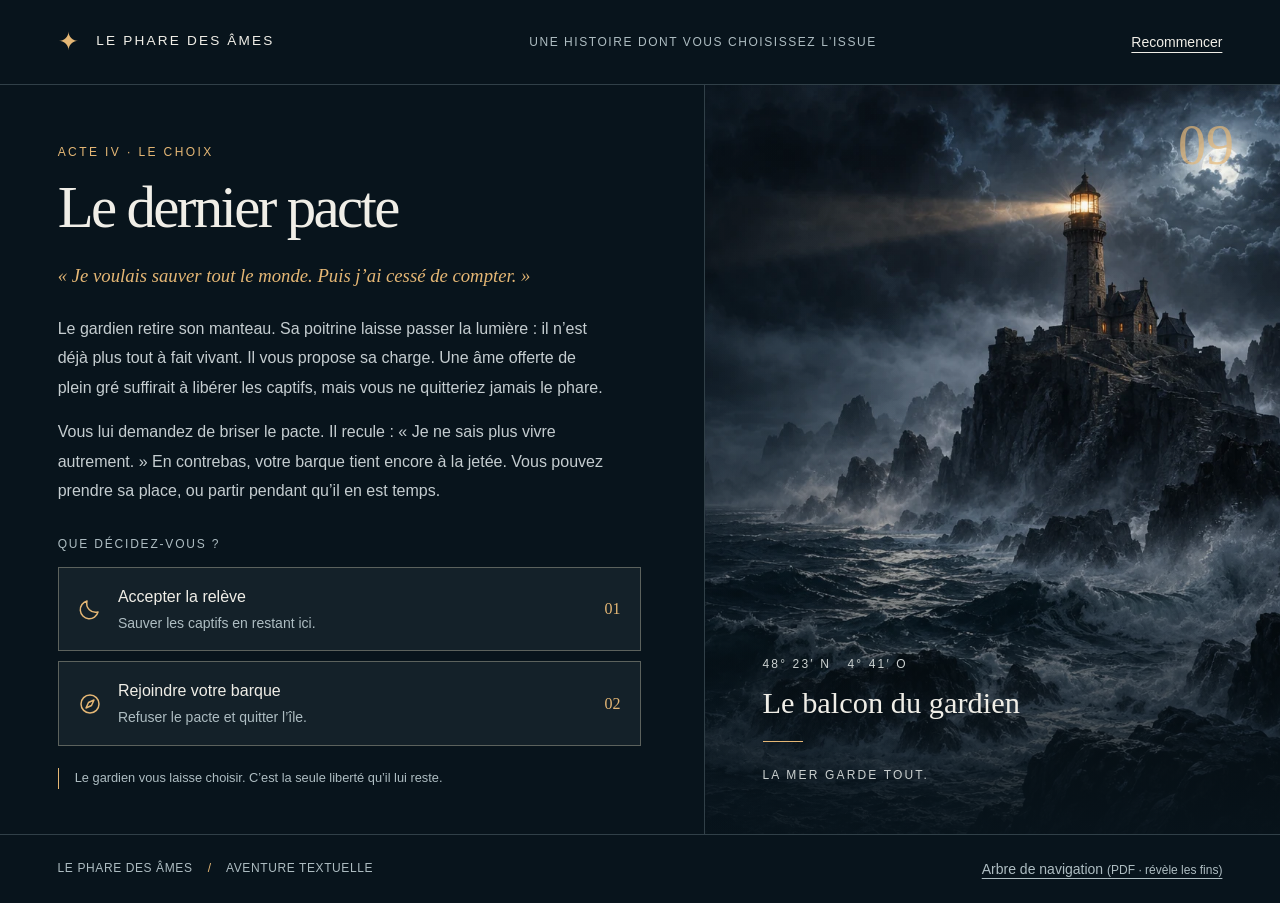
<file: pages/scene09.html>
<!DOCTYPE html>
<html lang="fr">
<head>
    <meta charset="UTF-8">
    <meta name="viewport" content="width=device-width, initial-scale=1">
    <meta name="description" content="« Je voulais sauver tout le monde. Puis j’ai cessé de compter. » Une aventure textuelle sur l’île de Ker-Is.">
    <meta name="theme-color" content="#08141c">
    <title>Le dernier pacte — Le Phare des âmes</title>
    <link rel="stylesheet" href="../style.css">
    <link rel="icon" type="image/svg+xml" href="data:image/svg+xml,%3Csvg xmlns='http://www.w3.org/2000/svg' viewBox='0 0 32 32'%3E%3Crect width='32' height='32' rx='6' fill='%2308141c'/%3E%3Cpath d='M12 28h8l-2-16h-4zM11 12h10V7H11zM8 7l8-5 8 5' fill='%23e5b775'/%3E%3C/svg%3E">
</head>
<body class="theme-tower">
    <a class="skip-link" href="#histoire">Aller à l’histoire</a>
    <header class="site-header">
        <a class="brand" href="../index.html" aria-label="Le Phare des âmes, recommencer à la jetée">
            <span class="brand-mark" aria-hidden="true">✦</span> LE PHARE DES ÂMES
        </a>
        <span class="header-caption">UNE HISTOIRE DONT VOUS CHOISISSEZ L’ISSUE</span>
        <a class="restart" href="../index.html">Recommencer</a>
    </header>
    <main id="histoire" class="game-layout">
        <section class="story" aria-labelledby="scene-title">
            <p class="eyebrow">Acte IV · Le choix</p>
            <h1 id="scene-title">Le dernier pacte</h1>
            
            <p class="scene-quote">« Je voulais sauver tout le monde. Puis j’ai cessé de compter. »</p>
            <div class="narrative">
                <p>Le gardien retire son manteau. Sa poitrine laisse passer la lumière : il n’est déjà plus tout à fait vivant. Il vous propose sa charge. Une âme offerte de plein gré suffirait à libérer les captifs, mais vous ne quitteriez jamais le phare.</p>
                <p>Vous lui demandez de briser le pacte. Il recule : « Je ne sais plus vivre autrement. » En contrebas, votre barque tient encore à la jetée. Vous pouvez prendre sa place, ou partir pendant qu’il en est temps.</p>
            </div>
            <nav class="choices" aria-label="Vos choix pour la suite">
                <p class="choices-label">QUE DÉCIDEZ-VOUS ?</p>
                <a class="choice" href="../pages/scene11.html">
                    <img src="../assets/icons/moon.svg" alt="" width="24" height="24">
                    <span><strong>Accepter la relève</strong><small>Sauver les captifs en restant ici.</small></span>
                    <span class="choice-number" aria-hidden="true">01</span>
                </a>
                <a class="choice" href="../pages/scene13.html">
                    <img src="../assets/icons/compass.svg" alt="" width="24" height="24">
                    <span><strong>Rejoindre votre barque</strong><small>Refuser le pacte et quitter l’île.</small></span>
                    <span class="choice-number" aria-hidden="true">02</span>
                </a>
            </nav>
            <p class="story-note">Le gardien vous laisse choisir. C’est la seule liberté qu’il lui reste.</p>
        </section>
        <aside class="landscape" aria-label="Ambiance de l’île de Ker-Is">
            <div class="landscape-caption"><span class="coordinate">48° 23′ N &nbsp; 4° 41′ O</span><p>Le balcon du gardien</p><span class="caption-line"></span><span>LA MER GARDE TOUT.</span></div>
            <span class="scene-number" aria-hidden="true">09</span>
        </aside>
    </main>
    <footer class="site-footer">
        <span>LE PHARE DES ÂMES <span class="footer-separator">/</span> AVENTURE TEXTUELLE</span>
        <a href="../arbre-navigation.pdf" target="_blank" rel="noopener">Arbre de navigation <span>(PDF · révèle les fins)</span></a>
    </footer>
</body>
</html>
</file>
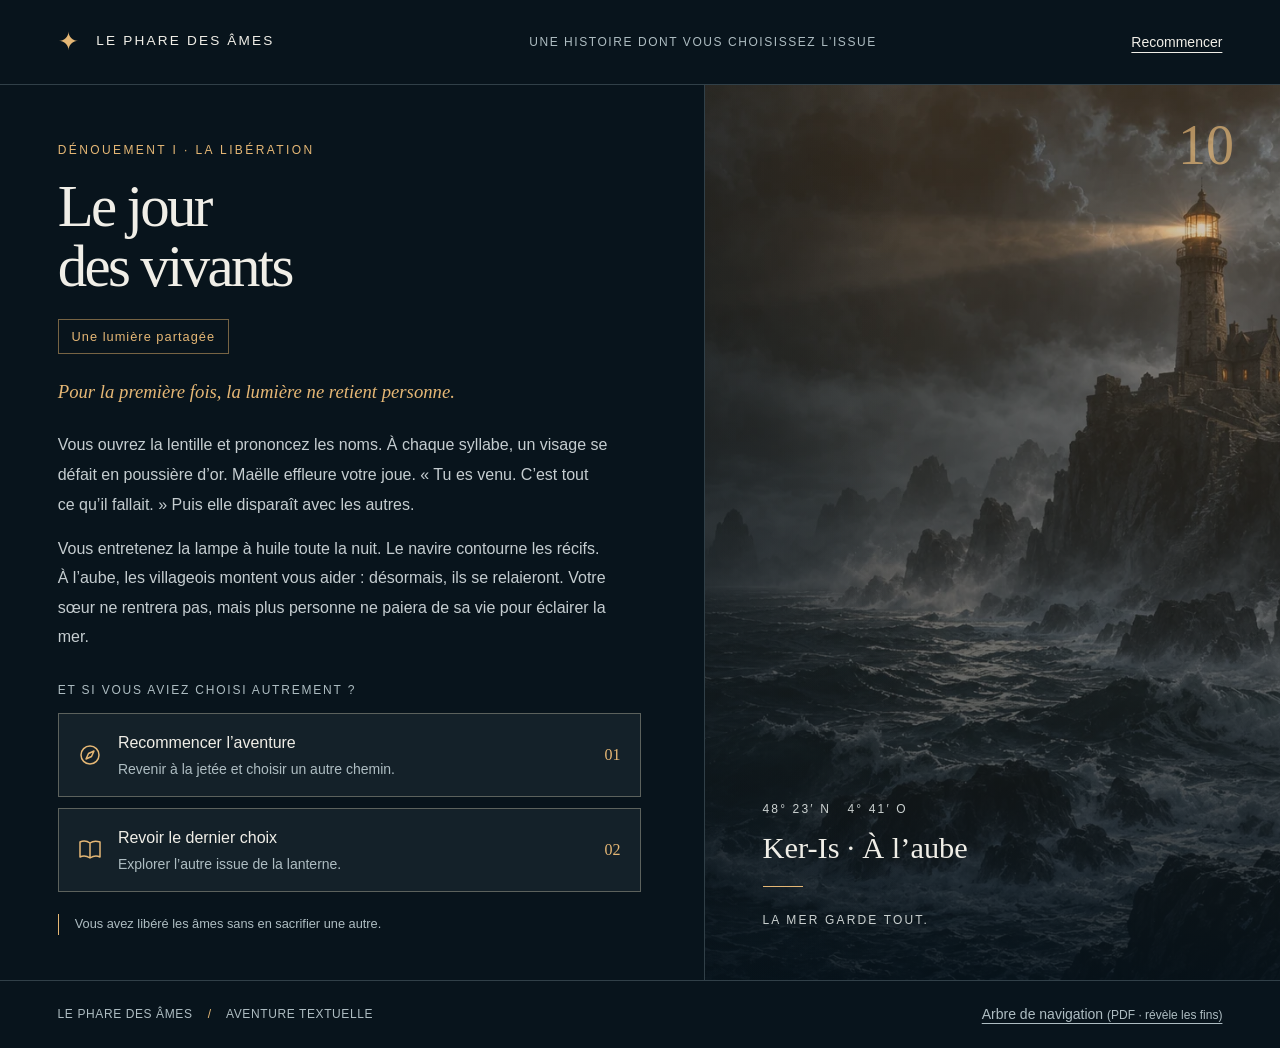
<file: pages/scene10.html>
<!DOCTYPE html>
<html lang="fr">
<head>
    <meta charset="UTF-8">
    <meta name="viewport" content="width=device-width, initial-scale=1">
    <meta name="description" content="Pour la première fois, la lumière ne retient personne. Une aventure textuelle sur l’île de Ker-Is.">
    <meta name="theme-color" content="#08141c">
    <title>Le jour des vivants — Le Phare des âmes</title>
    <link rel="stylesheet" href="../style.css">
    <link rel="icon" type="image/svg+xml" href="data:image/svg+xml,%3Csvg xmlns='http://www.w3.org/2000/svg' viewBox='0 0 32 32'%3E%3Crect width='32' height='32' rx='6' fill='%2308141c'/%3E%3Cpath d='M12 28h8l-2-16h-4zM11 12h10V7H11zM8 7l8-5 8 5' fill='%23e5b775'/%3E%3C/svg%3E">
</head>
<body class="theme-dawn is-ending">
    <a class="skip-link" href="#histoire">Aller à l’histoire</a>
    <header class="site-header">
        <a class="brand" href="../index.html" aria-label="Le Phare des âmes, recommencer à la jetée">
            <span class="brand-mark" aria-hidden="true">✦</span> LE PHARE DES ÂMES
        </a>
        <span class="header-caption">UNE HISTOIRE DONT VOUS CHOISISSEZ L’ISSUE</span>
        <a class="restart" href="../index.html">Recommencer</a>
    </header>
    <main id="histoire" class="game-layout">
        <section class="story" aria-labelledby="scene-title">
            <p class="eyebrow">Dénouement I · La libération</p>
            <h1 id="scene-title">Le jour des vivants</h1>
            <p class="ending-label">Une lumière partagée</p>
            <p class="scene-quote">Pour la première fois, la lumière ne retient personne.</p>
            <div class="narrative">
                <p>Vous ouvrez la lentille et prononcez les noms. À chaque syllabe, un visage se défait en poussière d’or. Maëlle effleure votre joue. « Tu es venu. C’est tout ce qu’il fallait. » Puis elle disparaît avec les autres.</p>
                <p>Vous entretenez la lampe à huile toute la nuit. Le navire contourne les récifs. À l’aube, les villageois montent vous aider : désormais, ils se relaieront. Votre sœur ne rentrera pas, mais plus personne ne paiera de sa vie pour éclairer la mer.</p>
            </div>
            <nav class="choices" aria-label="Vos choix pour la suite">
                <p class="choices-label">ET SI VOUS AVIEZ CHOISI AUTREMENT ?</p>
                <a class="choice" href="../index.html">
                    <img src="../assets/icons/compass.svg" alt="" width="24" height="24">
                    <span><strong>Recommencer l’aventure</strong><small>Revenir à la jetée et choisir un autre chemin.</small></span>
                    <span class="choice-number" aria-hidden="true">01</span>
                </a>
                <a class="choice" href="../pages/scene08.html">
                    <img src="../assets/icons/book.svg" alt="" width="24" height="24">
                    <span><strong>Revoir le dernier choix</strong><small>Explorer l’autre issue de la lanterne.</small></span>
                    <span class="choice-number" aria-hidden="true">02</span>
                </a>
            </nav>
            <p class="story-note">Vous avez libéré les âmes sans en sacrifier une autre.</p>
        </section>
        <aside class="landscape" aria-label="Ambiance de l’île de Ker-Is">
            <div class="landscape-caption"><span class="coordinate">48° 23′ N &nbsp; 4° 41′ O</span><p>Ker-Is · À l’aube</p><span class="caption-line"></span><span>LA MER GARDE TOUT.</span></div>
            <span class="scene-number" aria-hidden="true">10</span>
        </aside>
    </main>
    <footer class="site-footer">
        <span>LE PHARE DES ÂMES <span class="footer-separator">/</span> AVENTURE TEXTUELLE</span>
        <a href="../arbre-navigation.pdf" target="_blank" rel="noopener">Arbre de navigation <span>(PDF · révèle les fins)</span></a>
    </footer>
</body>
</html>
</file>
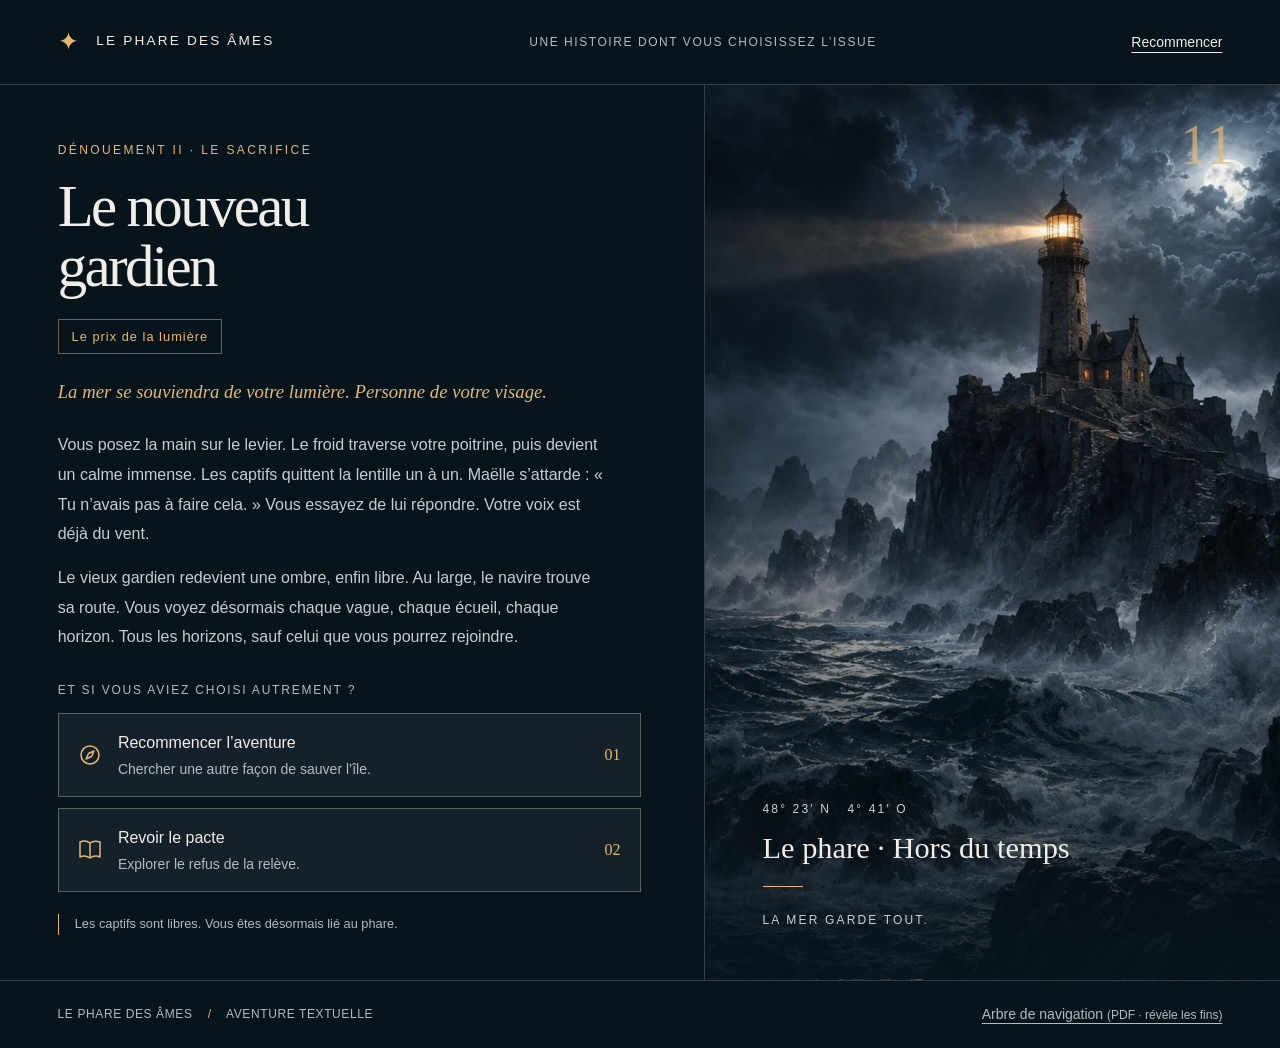
<file: pages/scene11.html>
<!DOCTYPE html>
<html lang="fr">
<head>
    <meta charset="UTF-8">
    <meta name="viewport" content="width=device-width, initial-scale=1">
    <meta name="description" content="La mer se souviendra de votre lumière. Personne de votre visage. Une aventure textuelle sur l’île de Ker-Is.">
    <meta name="theme-color" content="#08141c">
    <title>Le nouveau gardien — Le Phare des âmes</title>
    <link rel="stylesheet" href="../style.css">
    <link rel="icon" type="image/svg+xml" href="data:image/svg+xml,%3Csvg xmlns='http://www.w3.org/2000/svg' viewBox='0 0 32 32'%3E%3Crect width='32' height='32' rx='6' fill='%2308141c'/%3E%3Cpath d='M12 28h8l-2-16h-4zM11 12h10V7H11zM8 7l8-5 8 5' fill='%23e5b775'/%3E%3C/svg%3E">
</head>
<body class="theme-tower is-ending">
    <a class="skip-link" href="#histoire">Aller à l’histoire</a>
    <header class="site-header">
        <a class="brand" href="../index.html" aria-label="Le Phare des âmes, recommencer à la jetée">
            <span class="brand-mark" aria-hidden="true">✦</span> LE PHARE DES ÂMES
        </a>
        <span class="header-caption">UNE HISTOIRE DONT VOUS CHOISISSEZ L’ISSUE</span>
        <a class="restart" href="../index.html">Recommencer</a>
    </header>
    <main id="histoire" class="game-layout">
        <section class="story" aria-labelledby="scene-title">
            <p class="eyebrow">Dénouement II · Le sacrifice</p>
            <h1 id="scene-title">Le nouveau gardien</h1>
            <p class="ending-label">Le prix de la lumière</p>
            <p class="scene-quote">La mer se souviendra de votre lumière. Personne de votre visage.</p>
            <div class="narrative">
                <p>Vous posez la main sur le levier. Le froid traverse votre poitrine, puis devient un calme immense. Les captifs quittent la lentille un à un. Maëlle s’attarde : « Tu n’avais pas à faire cela. » Vous essayez de lui répondre. Votre voix est déjà du vent.</p>
                <p>Le vieux gardien redevient une ombre, enfin libre. Au large, le navire trouve sa route. Vous voyez désormais chaque vague, chaque écueil, chaque horizon. Tous les horizons, sauf celui que vous pourrez rejoindre.</p>
            </div>
            <nav class="choices" aria-label="Vos choix pour la suite">
                <p class="choices-label">ET SI VOUS AVIEZ CHOISI AUTREMENT ?</p>
                <a class="choice" href="../index.html">
                    <img src="../assets/icons/compass.svg" alt="" width="24" height="24">
                    <span><strong>Recommencer l’aventure</strong><small>Chercher une autre façon de sauver l’île.</small></span>
                    <span class="choice-number" aria-hidden="true">01</span>
                </a>
                <a class="choice" href="../pages/scene09.html">
                    <img src="../assets/icons/book.svg" alt="" width="24" height="24">
                    <span><strong>Revoir le pacte</strong><small>Explorer le refus de la relève.</small></span>
                    <span class="choice-number" aria-hidden="true">02</span>
                </a>
            </nav>
            <p class="story-note">Les captifs sont libres. Vous êtes désormais lié au phare.</p>
        </section>
        <aside class="landscape" aria-label="Ambiance de l’île de Ker-Is">
            <div class="landscape-caption"><span class="coordinate">48° 23′ N &nbsp; 4° 41′ O</span><p>Le phare · Hors du temps</p><span class="caption-line"></span><span>LA MER GARDE TOUT.</span></div>
            <span class="scene-number" aria-hidden="true">11</span>
        </aside>
    </main>
    <footer class="site-footer">
        <span>LE PHARE DES ÂMES <span class="footer-separator">/</span> AVENTURE TEXTUELLE</span>
        <a href="../arbre-navigation.pdf" target="_blank" rel="noopener">Arbre de navigation <span>(PDF · révèle les fins)</span></a>
    </footer>
</body>
</html>
</file>
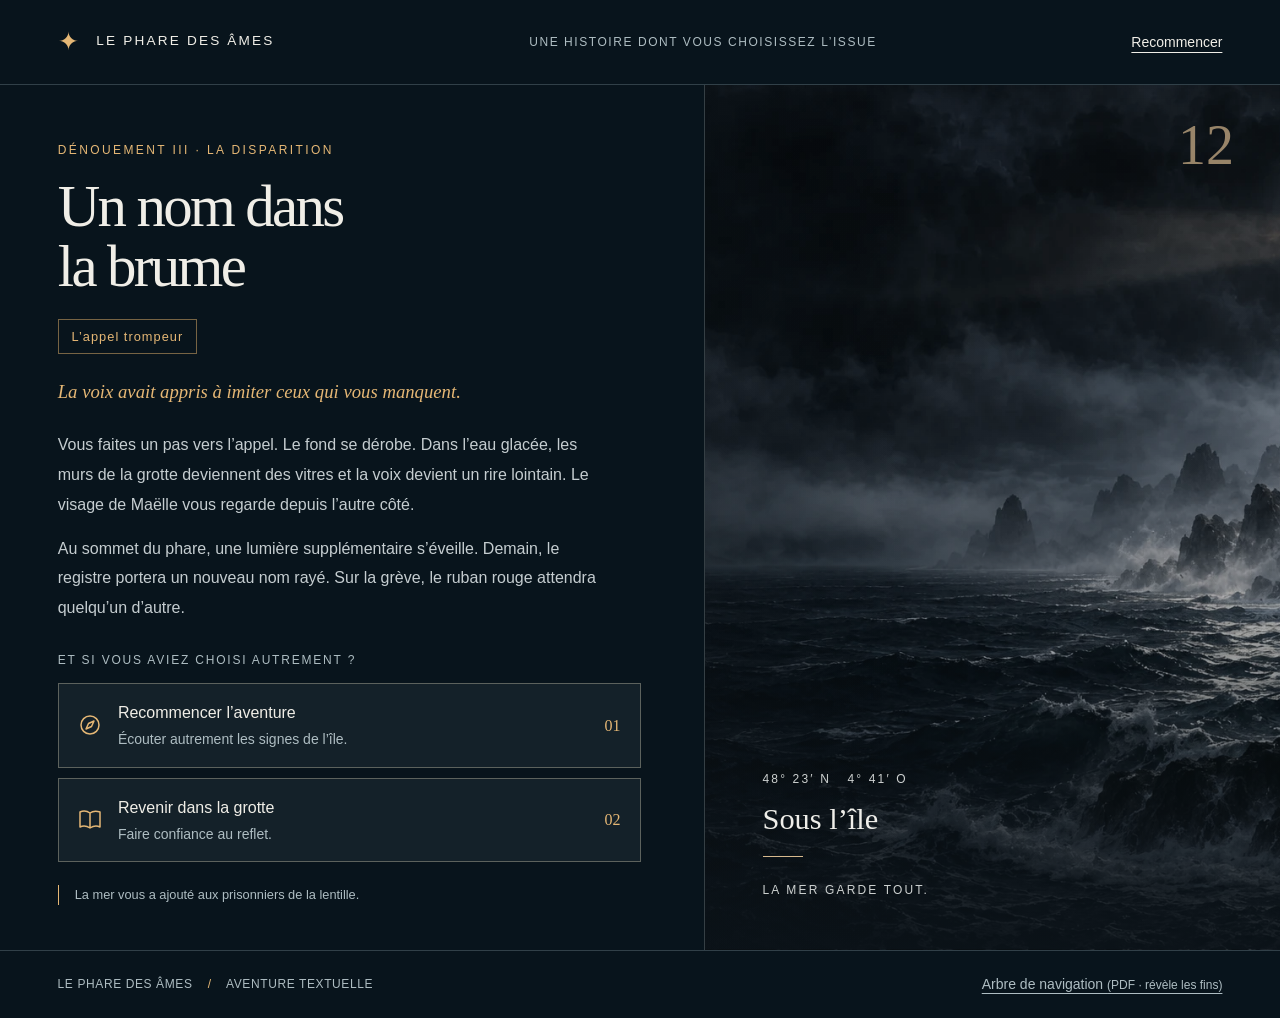
<file: pages/scene12.html>
<!DOCTYPE html>
<html lang="fr">
<head>
    <meta charset="UTF-8">
    <meta name="viewport" content="width=device-width, initial-scale=1">
    <meta name="description" content="La voix avait appris à imiter ceux qui vous manquent. Une aventure textuelle sur l’île de Ker-Is.">
    <meta name="theme-color" content="#08141c">
    <title>Un nom dans la brume — Le Phare des âmes</title>
    <link rel="stylesheet" href="../style.css">
    <link rel="icon" type="image/svg+xml" href="data:image/svg+xml,%3Csvg xmlns='http://www.w3.org/2000/svg' viewBox='0 0 32 32'%3E%3Crect width='32' height='32' rx='6' fill='%2308141c'/%3E%3Cpath d='M12 28h8l-2-16h-4zM11 12h10V7H11zM8 7l8-5 8 5' fill='%23e5b775'/%3E%3C/svg%3E">
</head>
<body class="theme-depth is-ending">
    <a class="skip-link" href="#histoire">Aller à l’histoire</a>
    <header class="site-header">
        <a class="brand" href="../index.html" aria-label="Le Phare des âmes, recommencer à la jetée">
            <span class="brand-mark" aria-hidden="true">✦</span> LE PHARE DES ÂMES
        </a>
        <span class="header-caption">UNE HISTOIRE DONT VOUS CHOISISSEZ L’ISSUE</span>
        <a class="restart" href="../index.html">Recommencer</a>
    </header>
    <main id="histoire" class="game-layout">
        <section class="story" aria-labelledby="scene-title">
            <p class="eyebrow">Dénouement III · La disparition</p>
            <h1 id="scene-title">Un nom dans la brume</h1>
            <p class="ending-label">L’appel trompeur</p>
            <p class="scene-quote">La voix avait appris à imiter ceux qui vous manquent.</p>
            <div class="narrative">
                <p>Vous faites un pas vers l’appel. Le fond se dérobe. Dans l’eau glacée, les murs de la grotte deviennent des vitres et la voix devient un rire lointain. Le visage de Maëlle vous regarde depuis l’autre côté.</p>
                <p>Au sommet du phare, une lumière supplémentaire s’éveille. Demain, le registre portera un nouveau nom rayé. Sur la grève, le ruban rouge attendra quelqu’un d’autre.</p>
            </div>
            <nav class="choices" aria-label="Vos choix pour la suite">
                <p class="choices-label">ET SI VOUS AVIEZ CHOISI AUTREMENT ?</p>
                <a class="choice" href="../index.html">
                    <img src="../assets/icons/compass.svg" alt="" width="24" height="24">
                    <span><strong>Recommencer l’aventure</strong><small>Écouter autrement les signes de l’île.</small></span>
                    <span class="choice-number" aria-hidden="true">01</span>
                </a>
                <a class="choice" href="../pages/scene05.html">
                    <img src="../assets/icons/book.svg" alt="" width="24" height="24">
                    <span><strong>Revenir dans la grotte</strong><small>Faire confiance au reflet.</small></span>
                    <span class="choice-number" aria-hidden="true">02</span>
                </a>
            </nav>
            <p class="story-note">La mer vous a ajouté aux prisonniers de la lentille.</p>
        </section>
        <aside class="landscape" aria-label="Ambiance de l’île de Ker-Is">
            <div class="landscape-caption"><span class="coordinate">48° 23′ N &nbsp; 4° 41′ O</span><p>Sous l’île</p><span class="caption-line"></span><span>LA MER GARDE TOUT.</span></div>
            <span class="scene-number" aria-hidden="true">12</span>
        </aside>
    </main>
    <footer class="site-footer">
        <span>LE PHARE DES ÂMES <span class="footer-separator">/</span> AVENTURE TEXTUELLE</span>
        <a href="../arbre-navigation.pdf" target="_blank" rel="noopener">Arbre de navigation <span>(PDF · révèle les fins)</span></a>
    </footer>
</body>
</html>
</file>
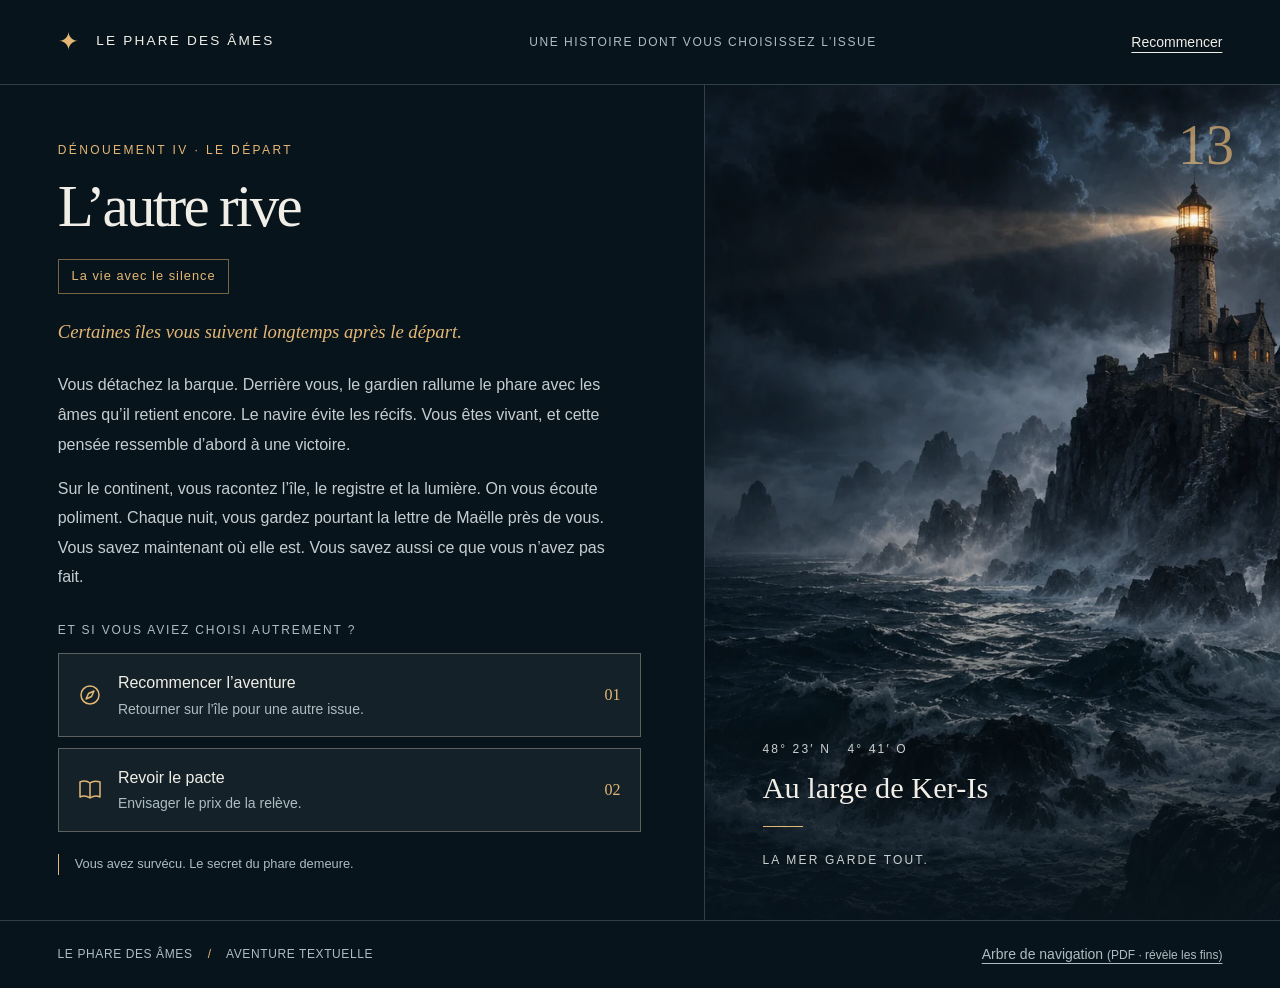
<file: pages/scene13.html>
<!DOCTYPE html>
<html lang="fr">
<head>
    <meta charset="UTF-8">
    <meta name="viewport" content="width=device-width, initial-scale=1">
    <meta name="description" content="Certaines îles vous suivent longtemps après le départ. Une aventure textuelle sur l’île de Ker-Is.">
    <meta name="theme-color" content="#08141c">
    <title>L’autre rive — Le Phare des âmes</title>
    <link rel="stylesheet" href="../style.css">
    <link rel="icon" type="image/svg+xml" href="data:image/svg+xml,%3Csvg xmlns='http://www.w3.org/2000/svg' viewBox='0 0 32 32'%3E%3Crect width='32' height='32' rx='6' fill='%2308141c'/%3E%3Cpath d='M12 28h8l-2-16h-4zM11 12h10V7H11zM8 7l8-5 8 5' fill='%23e5b775'/%3E%3C/svg%3E">
</head>
<body class="theme-coast is-ending">
    <a class="skip-link" href="#histoire">Aller à l’histoire</a>
    <header class="site-header">
        <a class="brand" href="../index.html" aria-label="Le Phare des âmes, recommencer à la jetée">
            <span class="brand-mark" aria-hidden="true">✦</span> LE PHARE DES ÂMES
        </a>
        <span class="header-caption">UNE HISTOIRE DONT VOUS CHOISISSEZ L’ISSUE</span>
        <a class="restart" href="../index.html">Recommencer</a>
    </header>
    <main id="histoire" class="game-layout">
        <section class="story" aria-labelledby="scene-title">
            <p class="eyebrow">Dénouement IV · Le départ</p>
            <h1 id="scene-title">L’autre rive</h1>
            <p class="ending-label">La vie avec le silence</p>
            <p class="scene-quote">Certaines îles vous suivent longtemps après le départ.</p>
            <div class="narrative">
                <p>Vous détachez la barque. Derrière vous, le gardien rallume le phare avec les âmes qu’il retient encore. Le navire évite les récifs. Vous êtes vivant, et cette pensée ressemble d’abord à une victoire.</p>
                <p>Sur le continent, vous racontez l’île, le registre et la lumière. On vous écoute poliment. Chaque nuit, vous gardez pourtant la lettre de Maëlle près de vous. Vous savez maintenant où elle est. Vous savez aussi ce que vous n’avez pas fait.</p>
            </div>
            <nav class="choices" aria-label="Vos choix pour la suite">
                <p class="choices-label">ET SI VOUS AVIEZ CHOISI AUTREMENT ?</p>
                <a class="choice" href="../index.html">
                    <img src="../assets/icons/compass.svg" alt="" width="24" height="24">
                    <span><strong>Recommencer l’aventure</strong><small>Retourner sur l’île pour une autre issue.</small></span>
                    <span class="choice-number" aria-hidden="true">01</span>
                </a>
                <a class="choice" href="../pages/scene09.html">
                    <img src="../assets/icons/book.svg" alt="" width="24" height="24">
                    <span><strong>Revoir le pacte</strong><small>Envisager le prix de la relève.</small></span>
                    <span class="choice-number" aria-hidden="true">02</span>
                </a>
            </nav>
            <p class="story-note">Vous avez survécu. Le secret du phare demeure.</p>
        </section>
        <aside class="landscape" aria-label="Ambiance de l’île de Ker-Is">
            <div class="landscape-caption"><span class="coordinate">48° 23′ N &nbsp; 4° 41′ O</span><p>Au large de Ker-Is</p><span class="caption-line"></span><span>LA MER GARDE TOUT.</span></div>
            <span class="scene-number" aria-hidden="true">13</span>
        </aside>
    </main>
    <footer class="site-footer">
        <span>LE PHARE DES ÂMES <span class="footer-separator">/</span> AVENTURE TEXTUELLE</span>
        <a href="../arbre-navigation.pdf" target="_blank" rel="noopener">Arbre de navigation <span>(PDF · révèle les fins)</span></a>
    </footer>
</body>
</html>
</file>
<file: style.css>
:root {
    color-scheme: dark;
    --ink: #08141c;
    --paper: #f0eee7;
    --muted: #aebdc2;
    --copper: #e5b775;
    --line: #314048;
}
* { box-sizing: border-box; }
html { scroll-behavior: smooth; }
body {
    margin: 0;
    background: var(--ink);
    color: var(--paper);
    font-family: Arial, Helvetica, sans-serif;
    font-size: 1rem;
    line-height: 1.6;
}
a { color: inherit; }
a:focus-visible { outline: 3px solid var(--copper); outline-offset: 5px; }
.skip-link {
    position: fixed;
    top: -6rem;
    left: 1rem;
    padding: .8rem 1.2rem;
    z-index: 10;
    background: var(--copper);
    color: var(--ink);
}
.skip-link:focus { top: 1rem; }

.site-header, .site-footer {
    display: flex;
    align-items: center;
    justify-content: space-between;
    gap: 1.5rem;
    padding: 1.4rem 4.5%;
}
.site-header { border-bottom: 1px solid var(--line); }
.brand { text-decoration: none; font-size: .85rem; letter-spacing: .16em; }
.brand-mark { color: var(--copper); font-size: 1.55rem; vertical-align: middle; margin-right: .6rem; }
.header-caption { font-size: .75rem; color: var(--muted); letter-spacing: .13em; }
.restart { font-size: .875rem; text-underline-offset: 5px; }
.restart:hover, .site-footer a:hover { color: var(--copper); }
.site-footer { border-top: 1px solid var(--line); color: var(--muted); font-size: .75rem; letter-spacing: .05em; }
.site-footer a { font-size: .875rem; text-underline-offset: 4px; letter-spacing: 0; }
.site-footer a span { font-size: .75rem; }
.footer-separator { margin: 0 .7rem; color: var(--copper); }

.game-layout { display: grid; grid-template-columns: 55% 45%; min-height: calc(100svh - 151px); }
.story { padding: 3.5rem 9% 2.8rem 8.2%; align-self: center; animation: appear .65s ease-out both; }
.eyebrow { margin: 0 0 1rem; color: var(--copper); text-transform: uppercase; letter-spacing: .2em; font-size: .75rem; }
h1 { max-width: 12ch; margin: 0; font-family: Georgia, 'Times New Roman', serif; font-weight: 400; font-size: clamp(2.5rem, 4.6vw, 4.8rem); line-height: 1.02; letter-spacing: -.045em; text-wrap: balance; }
.scene-quote { margin: 1.5rem 0; color: var(--copper); font-family: Georgia, 'Times New Roman', serif; font-size: 1.17rem; font-style: italic; line-height: 1.5; }
.narrative { max-width: 62ch; color: #c5cdd0; line-height: 1.85; }
.narrative p { margin: 0 0 .9rem; }
.landscape { position: relative; overflow: hidden; min-height: 620px; background: linear-gradient(180deg, #08141c05 45%, #08141ced 100%), url('assets/backgrounds/ker-is.webp') 67% center / cover; border-left: 1px solid var(--line); }
.landscape::after { content: ''; position: absolute; inset: 0; pointer-events: none; background: linear-gradient(90deg, #08141c55, transparent 35%); }
.landscape-caption { position: absolute; left: 10%; right: 8%; bottom: 3rem; z-index: 1; }
.coordinate, .landscape-caption > span:last-child { font-size: .75rem; letter-spacing: .18em; color: #cbd1d0; }
.landscape-caption p { margin: .6rem 0 .8rem; font-family: Georgia, 'Times New Roman', serif; font-size: 1.9rem; line-height: 1.2; }
.caption-line { display: block; width: 2.5rem; height: 1px; background: var(--copper); margin: 1.2rem 0; }
.scene-number { position: absolute; top: 2rem; right: 8%; color: #e5b775b0; font-family: Georgia, 'Times New Roman', serif; font-size: 3.5rem; line-height: 1; }

.choices { margin-top: 1.8rem; }
.choices-label { font-size: .75rem; letter-spacing: .15em; color: var(--muted); margin: 0 0 .8rem; }
.choice { display: flex; align-items: center; gap: 1rem; margin-top: .65rem; padding: 1rem 1.2rem; border: 1px solid #5c625d; text-decoration: none; background: #142129; transition: background .2s, border-color .2s, transform .2s; }
.choice:hover { background: #243136; border-color: var(--copper); transform: translateY(-2px); }
.choice img { flex: 0 0 24px; }
.choice strong { display: block; font-size: 1rem; font-weight: 500; }
.choice small { display: block; font-size: .875rem; color: var(--muted); margin-top: .15rem; }
.choice-number { margin-left: auto; color: var(--copper); font-family: Georgia, 'Times New Roman', serif; font-size: 1rem; }
.story-note { color: var(--muted); font-size: .8rem; line-height: 1.6; padding-left: 1rem; border-left: 1px solid var(--copper); margin: 1.4rem 0 0; }

.theme-village .landscape { background-position: 77% center; }
.theme-depth .landscape { background-position: 30% center; filter: saturate(.65); }
.theme-tower .landscape { background-position: 85% center; }
.theme-dawn .landscape { background-image: linear-gradient(180deg, #bd854544, #08141cdb), url('assets/backgrounds/ker-is.webp'); }
.ending-label { display: inline-block; margin: 1.4rem 0 0; padding: .4rem .8rem; color: var(--copper); border: 1px solid #776444; font-size: .8rem; letter-spacing: .08em; }
@keyframes appear { from { opacity: 0; transform: translateY(10px); } to { opacity: 1; transform: translateY(0); } }

@media (min-width: 1600px) { .story { max-width: 880px; justify-self: end; width: 100%; } }
@media (max-width: 1050px) {
    .header-caption { display: none; }
    .game-layout { grid-template-columns: 60% 40%; }
    .story { padding: 3rem 7%; }
}
@media (max-width: 720px) {
    .site-header { padding: 1rem 5%; }
    .brand { font-size: .75rem; letter-spacing: .08em; }
    .brand-mark { margin-right: .25rem; }
    .restart { font-size: .8rem; }
    .game-layout { display: flex; flex-direction: column; }
    .landscape { order: -1; width: 100%; min-height: 230px; height: 32svh; max-height: 360px; border-left: 0; border-bottom: 1px solid var(--line); background-position: 65% 44%; }
    .landscape-caption { left: 6%; bottom: 1.5rem; }
    .landscape-caption p { font-size: 1.5rem; margin: .4rem 0 0; }
    .caption-line, .landscape-caption > span:last-child { display: none; }
    .scene-number { top: 1.5rem; font-size: 2.5rem; }
    .story { width: 100%; padding: 2rem 6% 2.5rem; }
    h1 { max-width: 14ch; font-size: clamp(2.5rem, 10vw, 3.7rem); }
    .scene-quote { margin-top: 1.2rem; }
    .choice { padding: 1rem .9rem; gap: .8rem; }
    .site-footer { align-items: flex-start; flex-direction: column; gap: .6rem; padding: 1.4rem 6%; }
}
@media (prefers-reduced-motion: reduce) {
    html { scroll-behavior: auto; }
    .story { animation: none; }
    .choice { transition: none; }
    .choice:hover { transform: none; }
}
</file>
